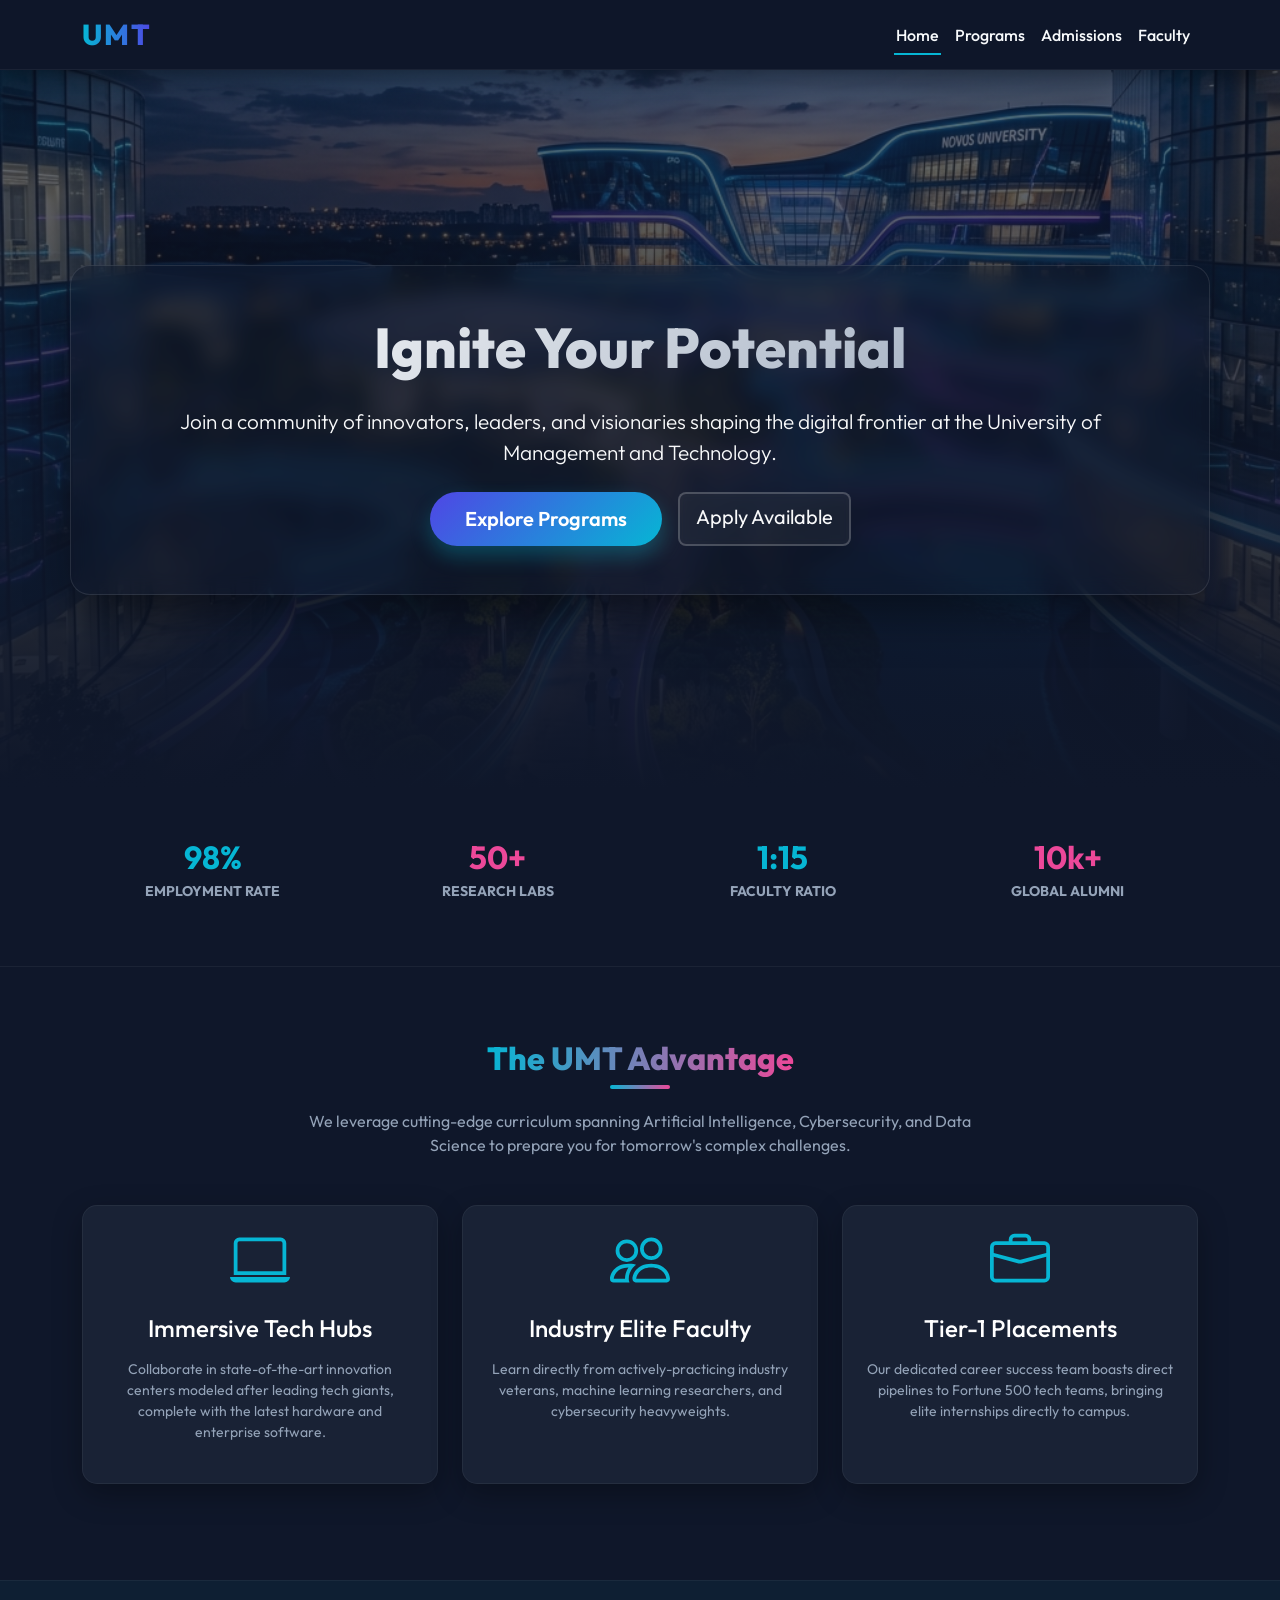
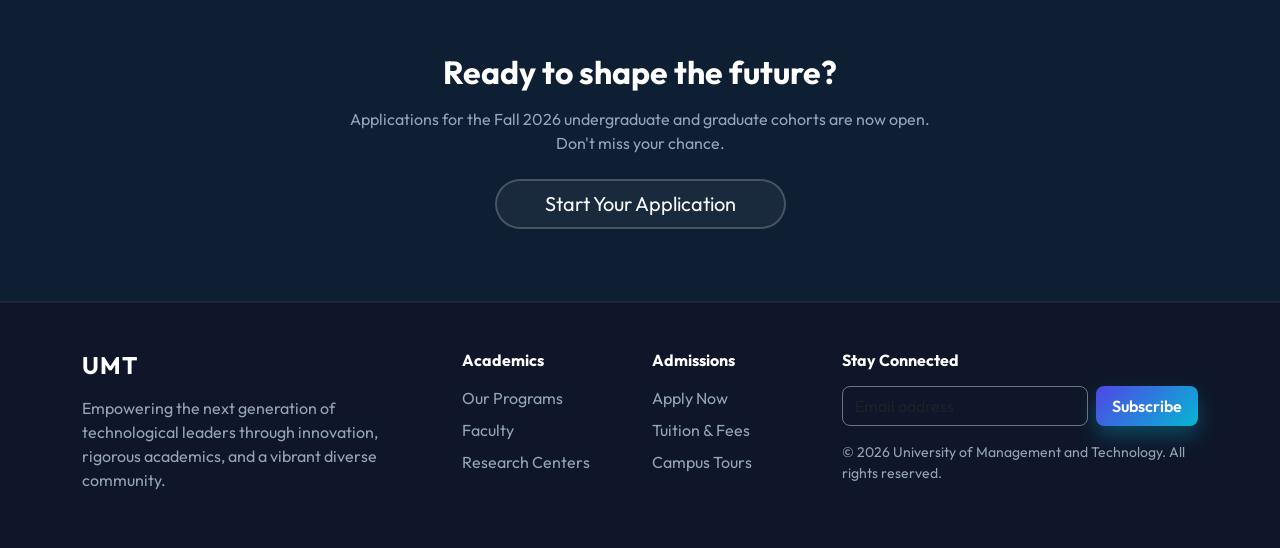
<file: Project/index.html>
<!DOCTYPE html>
<html lang="en">
<head>
    <meta charset="UTF-8">
    <meta name="viewport" content="width=device-width, initial-scale=1.0">
    <title>Home | University of Management and Technology</title>
    <link href="https://cdn.jsdelivr.net/npm/bootstrap@5.3.0/dist/css/bootstrap.min.css" rel="stylesheet">
    <link rel="stylesheet" href="style.css">
</head>
<body>
    <nav class="navbar navbar-expand-lg sticky-top">
        <div class="container">
            <a class="navbar-brand" href="index.html">UMT</a>
            <button class="navbar-toggler" type="button" data-bs-toggle="collapse" data-bs-target="#navbarNav">
                <span class="navbar-toggler-icon"></span>
            </button>
            <div class="collapse navbar-collapse" id="navbarNav">
                <ul class="navbar-nav ms-auto">
                    <li class="nav-item"><a class="nav-link active" href="index.html">Home</a></li>
                    <li class="nav-item"><a class="nav-link" href="programs.html">Programs</a></li>
                    <li class="nav-item"><a class="nav-link" href="admissions.html">Admissions</a></li>
                    <li class="nav-item"><a class="nav-link" href="faculty.html">Faculty</a></li>
                </ul>
            </div>
        </div>
    </nav>

    <header class="hero-section">
        <div class="hero-overlay"></div>
        <div class="hero-content container text-center">
            <h1>Ignite Your Potential</h1>
            <p class="lead text-light mb-4">Join a community of innovators, leaders, and visionaries shaping the digital frontier at the University of Management and Technology.</p>
            <div class="d-flex justify-content-center gap-3">
                <a href="programs.html" class="btn btn-primary-custom btn-lg">Explore Programs</a>
                <a href="admissions.html" class="btn btn-outline-light btn-lg">Apply Available</a>
            </div>
        </div>
    </header>

    <main>
        <!-- Fast Facts -->
        <section class="py-5 border-bottom" style="border-color: rgba(255,255,255,0.05) !important;">
            <div class="container">
                <div class="row text-center g-4">
                    <div class="col-md-3 col-6">
                        <h2 class="fw-bold mb-1" style="color: var(--secondary-color);">98%</h2>
                        <p class="text-muted small text-uppercase fw-bold">Employment Rate</p>
                    </div>
                    <div class="col-md-3 col-6">
                        <h2 class="fw-bold mb-1" style="color: var(--accent-color);">50+</h2>
                        <p class="text-muted small text-uppercase fw-bold">Research Labs</p>
                    </div>
                    <div class="col-md-3 col-6">
                        <h2 class="fw-bold mb-1" style="color: var(--secondary-color);">1:15</h2>
                        <p class="text-muted small text-uppercase fw-bold">Faculty Ratio</p>
                    </div>
                    <div class="col-md-3 col-6">
                        <h2 class="fw-bold mb-1" style="color: var(--accent-color);">10k+</h2>
                        <p class="text-muted small text-uppercase fw-bold">Global Alumni</p>
                    </div>
                </div>
            </div>
        </section>

        <!-- Why Choose Us -->
        <section class="container py-5 mt-4">
            <div class="text-center mb-5">
                <h2 class="section-title">The UMT Advantage</h2>
                <p class="text-muted mx-auto" style="max-width: 700px;">We leverage cutting-edge curriculum spanning Artificial Intelligence, Cybersecurity, and Data Science to prepare you for tomorrow's complex challenges.</p>
            </div>
            
            <div class="row g-4">
                <div class="col-lg-4">
                    <div class="card p-4 text-center h-100">
                        <div class="mb-4">
                            <svg xmlns="http://www.w3.org/2000/svg" width="60" height="60" class="bi bi-laptop" viewBox="0 0 16 16">
                                <path d="M13.5 3a.5.5 0 0 1 .5.5V11H2V3.5a.5.5 0 0 1 .5-.5h11zm-11-1A1.5 1.5 0 0 0 1 3.5V12h14V3.5A1.5 1.5 0 0 0 13.5 2h-11zM0 12.5h16a1.5 1.5 0 0 1-1.5 1.5h-13A1.5 1.5 0 0 1 0 12.5z"/>
                            </svg>
                        </div>
                        <h4 class="mb-3">Immersive Tech Hubs</h4>
                        <p class="text-muted small">Collaborate in state-of-the-art innovation centers modeled after leading tech giants, complete with the latest hardware and enterprise software.</p>
                    </div>
                </div>
                <div class="col-lg-4">
                    <div class="card p-4 text-center h-100 border-primary">
                        <div class="mb-4">
                            <svg xmlns="http://www.w3.org/2000/svg" width="60" height="60" class="bi bi-people" viewBox="0 0 16 16">
                                <path d="M15 14s1 0 1-1-1-4-5-4-5 3-5 4 1 1 1 1h8Zm-7.978-1L7 12.996c.001-.264.167-1.03.76-1.72C8.312 10.629 9.282 10 11 10c1.717 0 2.687.63 3.24 1.276.593.69.758 1.457.76 1.72l-.008.002-.014.002zM11 7a2 2 0 1 0 0-4 2 2 0 0 0 0 4Zm3-2a3 3 0 1 1-6 0 3 3 0 0 1 6 0ZM6.936 9.28a6 6 0 0 0-1.23-.247A7 7 0 0 0 5 9c-4 0-5 3-5 4q0 1 1 1h4.216A2.24 2.24 0 0 1 5 13c0-1.01.377-2.042 1.09-2.904.243-.294.526-.569.846-.816ZM4.92 10A5.5 5.5 0 0 0 4 13H1c0-.26.164-1.03.76-1.724.545-.636 1.492-1.256 3.16-1.275ZM1.5 5.5a3 3 0 1 1 6 0 3 3 0 0 1-6 0Zm3-2a2 2 0 1 0 0 4 2 2 0 0 0 0-4Z"/>
                            </svg>
                        </div>
                        <h4 class="mb-3">Industry Elite Faculty</h4>
                        <p class="text-muted small">Learn directly from actively-practicing industry veterans, machine learning researchers, and cybersecurity heavyweights.</p>
                    </div>
                </div>
                <div class="col-lg-4">
                    <div class="card p-4 text-center h-100">
                        <div class="mb-4">
                            <svg xmlns="http://www.w3.org/2000/svg" width="60" height="60" class="bi bi-briefcase" viewBox="0 0 16 16">
                                <path d="M6.5 1A1.5 1.5 0 0 0 5 2.5V3H1.5A1.5 1.5 0 0 0 0 4.5v8A1.5 1.5 0 0 0 1.5 14h13a1.5 1.5 0 0 0 1.5-1.5v-8A1.5 1.5 0 0 0 14.5 3H11v-.5A1.5 1.5 0 0 0 9.5 1h-3zm0 1h3a.5.5 0 0 1 .5.5V3H6v-.5a.5.5 0 0 1 .5-.5zm1.886 6.914L15 7.151V12.5a.5.5 0 0 1-.5.5h-13a.5.5 0 0 1-.5-.5V7.15l6.614 1.764a1.5 1.5 0 0 0 .772 0zM1.5 4h13a.5.5 0 0 1 .5.5v1.616L8.129 7.948a.5.5 0 0 1-.258 0L1 6.116V4.5a.5.5 0 0 1 .5-.5z"/>
                            </svg>
                        </div>
                        <h4 class="mb-3">Tier-1 Placements</h4>
                        <p class="text-muted small">Our dedicated career success team boasts direct pipelines to Fortune 500 tech teams, bringing elite internships directly to campus.</p>
                    </div>
                </div>
            </div>
        </section>

        <!-- Call to Action Banner -->
        <section class="py-5 mt-5 border-top border-bottom" style="border-color: rgba(255,255,255,0.05) !important; background: rgba(6, 182, 212, 0.05);">
            <div class="container text-center py-4">
                <h2 class="fw-bold mb-3">Ready to shape the future?</h2>
                <p class="text-muted mb-4 mx-auto" style="max-width: 600px;">Applications for the Fall 2026 undergraduate and graduate cohorts are now open. Don't miss your chance.</p>
                <a href="admissions.html" class="btn btn-outline-light btn-lg rounded-pill px-5">Start Your Application</a>
            </div>
        </section>
    </main>

    <footer class="pt-5 pb-4 mt-auto">
        <div class="container">
            <div class="row g-4">
                <div class="col-lg-4 col-md-6 mb-3">
                    <h4 class="text-white fw-bold mb-3" style="letter-spacing: 1px;">UMT</h4>
                    <p class="text-muted pe-lg-4 text-sm">Empowering the next generation of technological leaders through innovation, rigorous academics, and a vibrant diverse community.</p>
                </div>
                <div class="col-lg-2 col-md-3 col-6">
                    <h6 class="text-white mb-3 fw-bold">Academics</h6>
                    <ul class="list-unstyled mb-0">
                        <li class="mb-2"><a href="programs.html" class="text-muted text-decoration-none slide-link">Our Programs</a></li>
                        <li class="mb-2"><a href="faculty.html" class="text-muted text-decoration-none slide-link">Faculty</a></li>
                        <li><a href="#" class="text-muted text-decoration-none slide-link">Research Centers</a></li>
                    </ul>
                </div>
                <div class="col-lg-2 col-md-3 col-6">
                    <h6 class="text-white mb-3 fw-bold">Admissions</h6>
                    <ul class="list-unstyled mb-0">
                        <li class="mb-2"><a href="admissions.html" class="text-muted text-decoration-none slide-link">Apply Now</a></li>
                        <li class="mb-2"><a href="admissions.html" class="text-muted text-decoration-none slide-link">Tuition & Fees</a></li>
                        <li><a href="#" class="text-muted text-decoration-none slide-link">Campus Tours</a></li>
                    </ul>
                </div>
                <div class="col-lg-4 col-md-6">
                    <h6 class="text-white mb-3 fw-bold">Stay Connected</h6>
                    <form class="d-flex mb-3">
                        <input type="email" class="form-control bg-transparent border-secondary text-white me-2" placeholder="Email address" style="border-radius: 8px;">
                        <button class="btn btn-primary-custom px-3 py-2" type="button" style="border-radius: 8px;">Subscribe</button>
                    </form>
                    <p class="small text-muted mb-0">&copy; 2026 University of Management and Technology. All rights reserved.</p>
                </div>
            </div>
        </div>
    </footer>

    <script src="https://cdn.jsdelivr.net/npm/bootstrap@5.3.0/dist/js/bootstrap.bundle.min.js"></script>
</body>
</html>
</file>
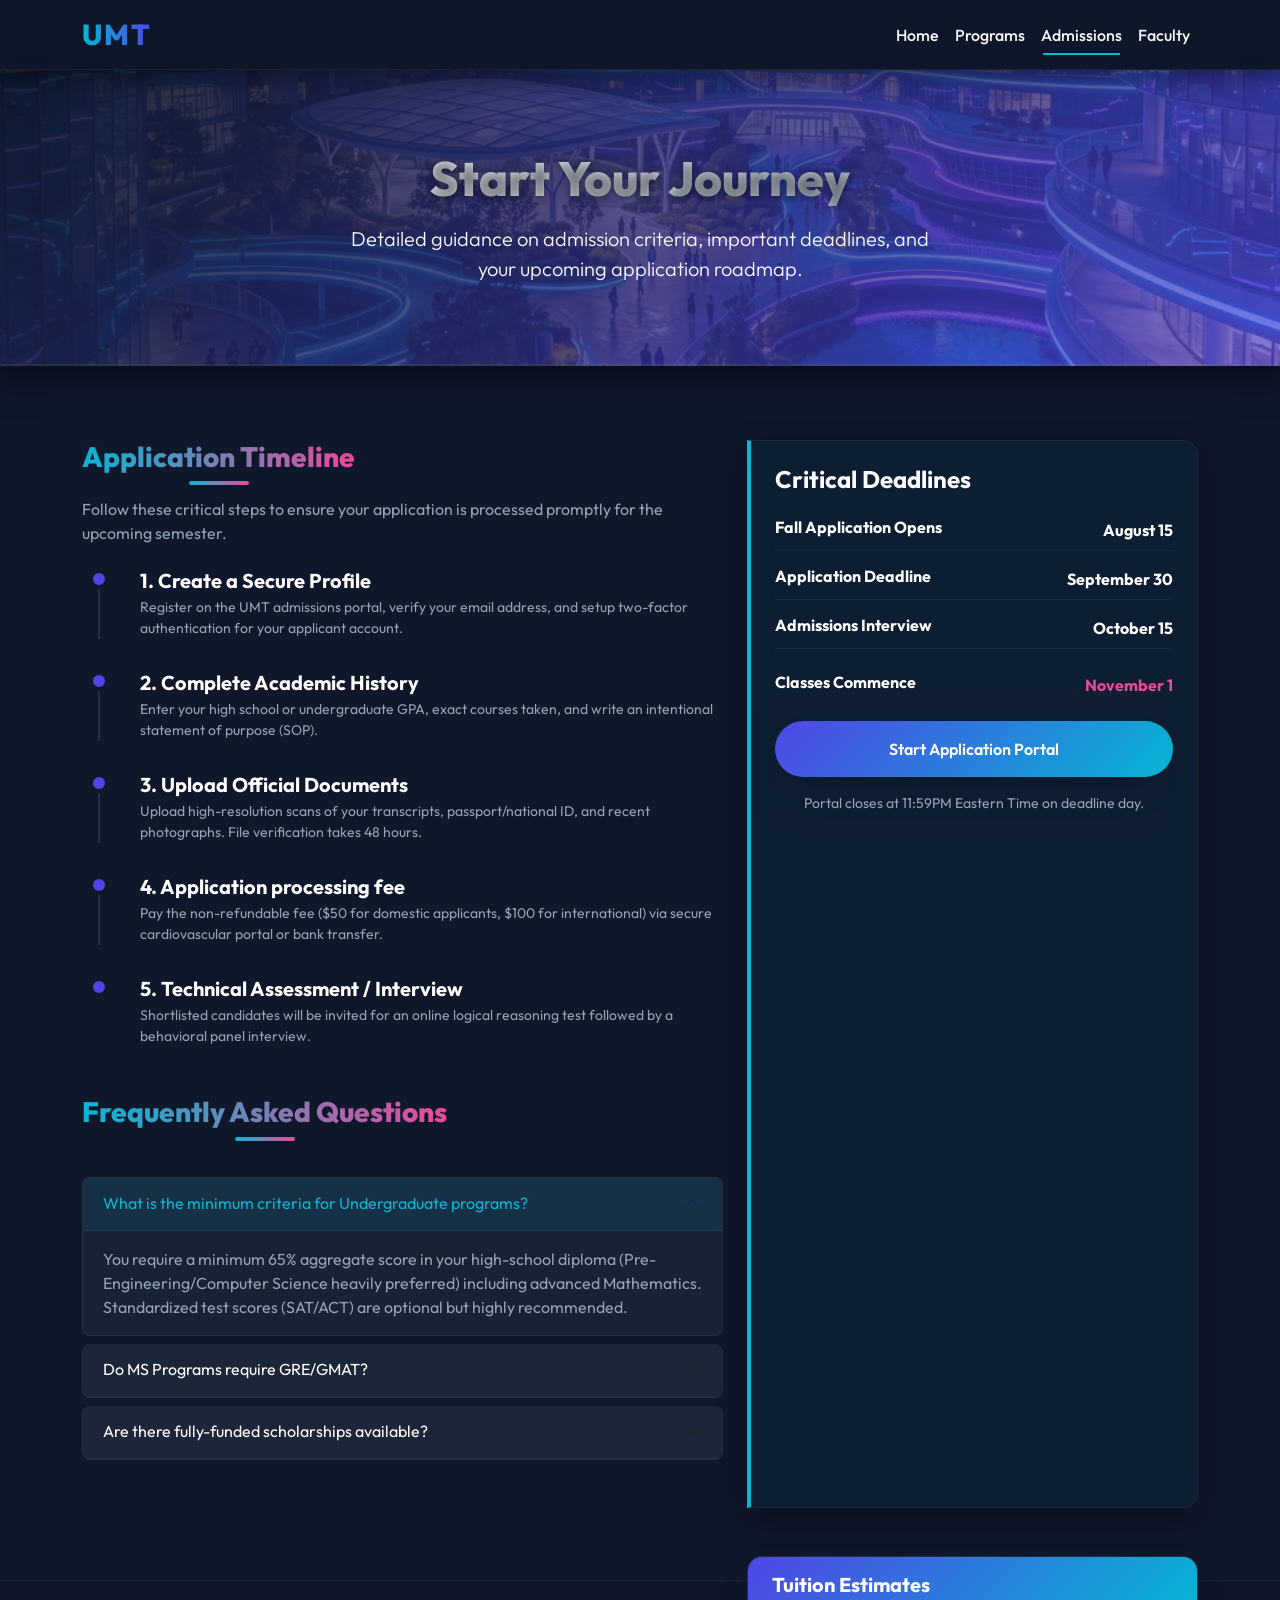
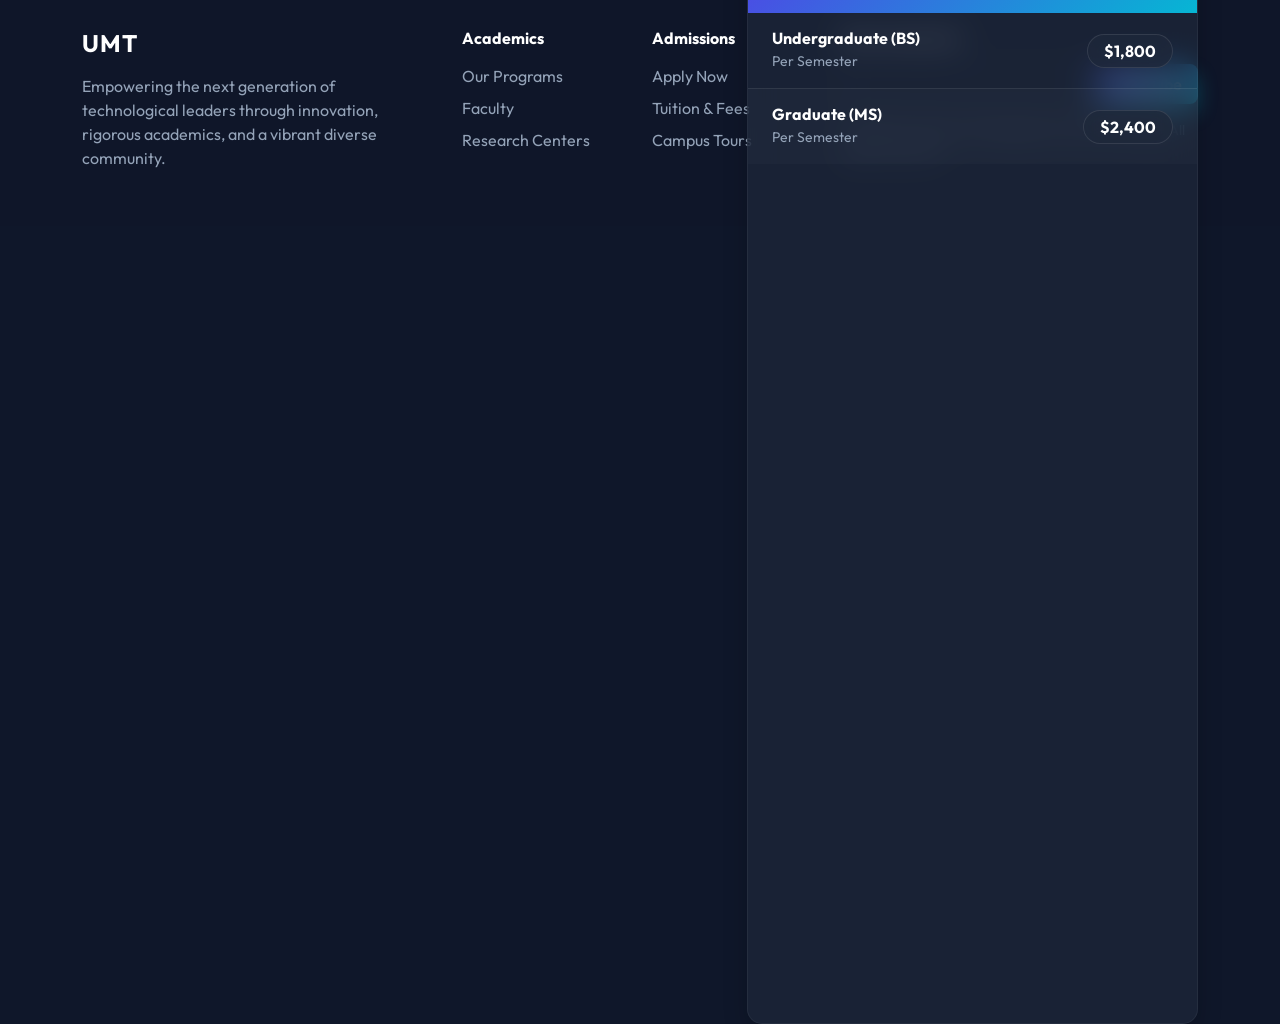
<file: Project/admissions.html>
<!DOCTYPE html>
<html lang="en">
<head>
    <meta charset="UTF-8">
    <meta name="viewport" content="width=device-width, initial-scale=1.0">
    <title>Admissions | University of Management and Technology</title>
    <link href="https://cdn.jsdelivr.net/npm/bootstrap@5.3.0/dist/css/bootstrap.min.css" rel="stylesheet">
    <link rel="stylesheet" href="style.css">
    <style>
        .timeline-step {
            position: relative;
            padding-left: 2.5rem;
            margin-bottom: 2rem;
            border-left: 2px solid rgba(255, 255, 255, 0.1);
        }
        .timeline-step::before {
            content: '';
            position: absolute;
            left: -11px;
            top: 0;
            width: 20px;
            height: 20px;
            background: var(--primary-color);
            border: 4px solid var(--bg-dark);
            border-radius: 50%;
            transition: all 0.3s ease;
        }
        .timeline-step:hover::before {
            background: var(--accent-color);
            transform: scale(1.2);
            box-shadow: 0 0 15px var(--accent-color);
        }
        .accordion-button {
            background-color: var(--bg-card);
            color: #fff;
            box-shadow: none !important;
            border-bottom: 1px solid rgba(255,255,255,0.05);
        }
        .accordion-button:not(.collapsed) {
            background-color: rgba(6, 182, 212, 0.1);
            color: var(--secondary-color);
        }
        .accordion-item {
            background-color: var(--bg-card);
            border: 1px solid rgba(255, 255, 255, 0.05);
            margin-bottom: 0.5rem;
            border-radius: 8px !important;
            overflow: hidden;
        }
        .accordion-body {
            color: var(--text-muted);
        }
    </style>
</head>
<body>
    <nav class="navbar navbar-expand-lg sticky-top">
        <div class="container">
            <a class="navbar-brand" href="index.html">UMT</a>
            <button class="navbar-toggler" type="button" data-bs-toggle="collapse" data-bs-target="#navbarNav">
                <span class="navbar-toggler-icon"></span>
            </button>
            <div class="collapse navbar-collapse" id="navbarNav">
                <ul class="navbar-nav ms-auto">
                    <li class="nav-item"><a class="nav-link" href="index.html">Home</a></li>
                    <li class="nav-item"><a class="nav-link" href="programs.html">Programs</a></li>
                    <li class="nav-item"><a class="nav-link active" href="admissions.html">Admissions</a></li>
                    <li class="nav-item"><a class="nav-link" href="faculty.html">Faculty</a></li>
                </ul>
            </div>
        </div>
    </nav>

    <div class="detail-header">
        <div class="container">
            <h1>Start Your Journey</h1>
            <p class="lead text-light mt-3" style="max-width: 600px; margin: auto;">Detailed guidance on admission criteria, important deadlines, and your upcoming application roadmap.</p>
        </div>
    </div>

    <main class="container py-4 mb-5">
        <div class="row">
            <div class="col-lg-7">
                
                <section class="mb-5">
                    <h3 class="section-title">Application Timeline</h3>
                    <p class="text-muted mb-4">Follow these critical steps to ensure your application is processed promptly for the upcoming semester.</p>
                    
                    <div class="ms-3 mt-4">
                        <div class="timeline-step">
                            <h5 class="text-white fw-bold mb-1">1. Create a Secure Profile</h5>
                            <p class="text-muted small">Register on the UMT admissions portal, verify your email address, and setup two-factor authentication for your applicant account.</p>
                        </div>
                        <div class="timeline-step">
                            <h5 class="text-white fw-bold mb-1">2. Complete Academic History</h5>
                            <p class="text-muted small">Enter your high school or undergraduate GPA, exact courses taken, and write an intentional statement of purpose (SOP).</p>
                        </div>
                        <div class="timeline-step">
                            <h5 class="text-white fw-bold mb-1">3. Upload Official Documents</h5>
                            <p class="text-muted small">Upload high-resolution scans of your transcripts, passport/national ID, and recent photographs. File verification takes 48 hours.</p>
                        </div>
                        <div class="timeline-step">
                            <h5 class="text-white fw-bold mb-1">4. Application processing fee</h5>
                            <p class="text-muted small">Pay the non-refundable fee ($50 for domestic applicants, $100 for international) via secure cardiovascular portal or bank transfer.</p>
                        </div>
                        <div class="timeline-step" style="border-left-color: transparent;">
                            <h5 class="text-white fw-bold mb-1">5. Technical Assessment / Interview</h5>
                            <p class="text-muted small">Shortlisted candidates will be invited for an online logical reasoning test followed by a behavioral panel interview.</p>
                        </div>
                    </div>
                </section>

                <section class="mb-5">
                    <h3 class="section-title">Frequently Asked Questions</h3>
                    <div class="accordion mt-4" id="faqAccordion">
                        <div class="accordion-item">
                            <h2 class="accordion-header">
                                <button class="accordion-button" type="button" data-bs-toggle="collapse" data-bs-target="#faq1">
                                    What is the minimum criteria for Undergraduate programs?
                                </button>
                            </h2>
                            <div id="faq1" class="accordion-collapse collapse show" data-bs-parent="#faqAccordion">
                                <div class="accordion-body">
                                    You require a minimum 65% aggregate score in your high-school diploma (Pre-Engineering/Computer Science heavily preferred) including advanced Mathematics. Standardized test scores (SAT/ACT) are optional but highly recommended.
                                </div>
                            </div>
                        </div>
                        <div class="accordion-item">
                            <h2 class="accordion-header">
                                <button class="accordion-button collapsed" type="button" data-bs-toggle="collapse" data-bs-target="#faq2">
                                    Do MS Programs require GRE/GMAT?
                                </button>
                            </h2>
                            <div id="faq2" class="accordion-collapse collapse" data-bs-parent="#faqAccordion">
                                <div class="accordion-body">
                                    A GRE is required for all MS applicants applying for teaching or research assistantships unless your undergraduate CGPA exceeds 3.5 out of 4.0.
                                </div>
                            </div>
                        </div>
                        <div class="accordion-item">
                            <h2 class="accordion-header">
                                <button class="accordion-button collapsed" type="button" data-bs-toggle="collapse" data-bs-target="#faq3">
                                    Are there fully-funded scholarships available?
                                </button>
                            </h2>
                            <div id="faq3" class="accordion-collapse collapse" data-bs-parent="#faqAccordion">
                                <div class="accordion-body">
                                    Yes. Top 5% of admitted applicants are automatically considered for the Dean's Merit Scholarship which covers 100% of the tuition fee. We also offer need-based financial aid.
                                </div>
                            </div>
                        </div>
                    </div>
                </section>

            </div>

            <!-- Sidebar -->
            <div class="col-lg-5">
                <section class="mb-5 card p-4 border-0" style="background: rgba(6, 182, 212, 0.05); border-left: 4px solid var(--secondary-color) !important; border-radius: 0 15px 15px 0;">
                    <h4 class="mb-4 text-white fw-bold">Critical Deadlines</h4>
                    
                    <div class="d-flex justify-content-between mb-3 border-bottom pb-2" style="border-color: rgba(255,255,255,0.05) !important;">
                        <div>
                            <h6 class="fw-bold mb-0 text-white">Fall Application Opens</h6>
                        </div>
                        <div class="text-end text-primary fw-bold">August 15</div>
                    </div>
                    
                    <div class="d-flex justify-content-between mb-3 border-bottom pb-2" style="border-color: rgba(255,255,255,0.05) !important;">
                        <div>
                            <h6 class="fw-bold mb-0 text-white">Application Deadline</h6>
                        </div>
                        <div class="text-end text-primary fw-bold">September 30</div>
                    </div>
                    
                    <div class="d-flex justify-content-between mb-3 border-bottom pb-2" style="border-color: rgba(255,255,255,0.05) !important;">
                        <div>
                            <h6 class="fw-bold mb-0 text-white">Admissions Interview</h6>
                        </div>
                        <div class="text-end text-primary fw-bold">October 15</div>
                    </div>
                    
                    <div class="d-flex justify-content-between pt-2">
                        <div>
                            <h6 class="fw-bold mb-0 text-white">Classes Commence</h6>
                        </div>
                        <div class="text-end text-accent fw-bold" style="color: var(--accent-color);">November 1</div>
                    </div>
                    
                    <button class="btn btn-primary-custom w-100 mt-4 py-3 shadow-lg">Start Application Portal</button>
                    <p class="text-center small text-muted mt-3 mb-0">Portal closes at 11:59PM Eastern Time on deadline day.</p>
                </section>

                <section class="card p-0 border-0 overflow-hidden shadow-sm">
                    <div class="card-header bg-primary text-start border-0 px-4 py-3">
                        <h5 class="mb-0 fw-bold">Tuition Estimates</h5>
                    </div>
                    <div class="card-body p-0">
                        <ul class="list-group list-group-flush rounded-0">
                            <li class="list-group-item d-flex justify-content-between align-items-center bg-transparent border-white-10 py-3 px-4">
                                <div>
                                    <h6 class="fw-bold text-white mb-0">Undergraduate (BS)</h6>
                                    <small class="text-muted">Per Semester</small>
                                </div>
                                <span class="badge bg-light text-dark px-3 py-2 fs-6 rounded-pill">$1,800</span>
                            </li>
                            <li class="list-group-item d-flex justify-content-between align-items-center bg-transparent border-0 py-3 px-4" style="background: rgba(255,255,255,0.02) !important;">
                                <div>
                                    <h6 class="fw-bold text-white mb-0">Graduate (MS)</h6>
                                    <small class="text-muted">Per Semester</small>
                                </div>
                                <span class="badge bg-light text-dark px-3 py-2 fs-6 rounded-pill">$2,400</span>
                            </li>
                        </ul>
                    </div>
                </section>
            </div>
        </div>
    </main>

    <footer class="pt-5 pb-4 mt-auto">
        <div class="container">
            <div class="row g-4">
                <div class="col-lg-4 col-md-6 mb-3">
                    <h4 class="text-white fw-bold mb-3" style="letter-spacing: 1px;">UMT</h4>
                    <p class="text-muted pe-lg-4 text-sm">Empowering the next generation of technological leaders through innovation, rigorous academics, and a vibrant diverse community.</p>
                </div>
                <div class="col-lg-2 col-md-3 col-6">
                    <h6 class="text-white mb-3 fw-bold">Academics</h6>
                    <ul class="list-unstyled mb-0">
                        <li class="mb-2"><a href="programs.html" class="text-muted text-decoration-none slide-link">Our Programs</a></li>
                        <li class="mb-2"><a href="faculty.html" class="text-muted text-decoration-none slide-link">Faculty</a></li>
                        <li><a href="#" class="text-muted text-decoration-none slide-link">Research Centers</a></li>
                    </ul>
                </div>
                <div class="col-lg-2 col-md-3 col-6">
                    <h6 class="text-white mb-3 fw-bold">Admissions</h6>
                    <ul class="list-unstyled mb-0">
                        <li class="mb-2"><a href="admissions.html" class="text-muted text-decoration-none slide-link">Apply Now</a></li>
                        <li class="mb-2"><a href="admissions.html" class="text-muted text-decoration-none slide-link">Tuition & Fees</a></li>
                        <li><a href="#" class="text-muted text-decoration-none slide-link">Campus Tours</a></li>
                    </ul>
                </div>
                <div class="col-lg-4 col-md-6">
                    <h6 class="text-white mb-3 fw-bold">Stay Connected</h6>
                    <form class="d-flex mb-3">
                        <input type="email" class="form-control bg-transparent border-secondary text-white me-2" placeholder="Email address" style="border-radius: 8px;">
                        <button class="btn btn-primary-custom px-3 py-2" type="button" style="border-radius: 8px;">Subscribe</button>
                    </form>
                    <p class="small text-muted mb-0">&copy; 2026 University of Management and Technology. All rights reserved.</p>
                </div>
            </div>
        </div>
    </footer>

    <script src="https://cdn.jsdelivr.net/npm/bootstrap@5.3.0/dist/js/bootstrap.bundle.min.js"></script>
</body>
</html>
</file>
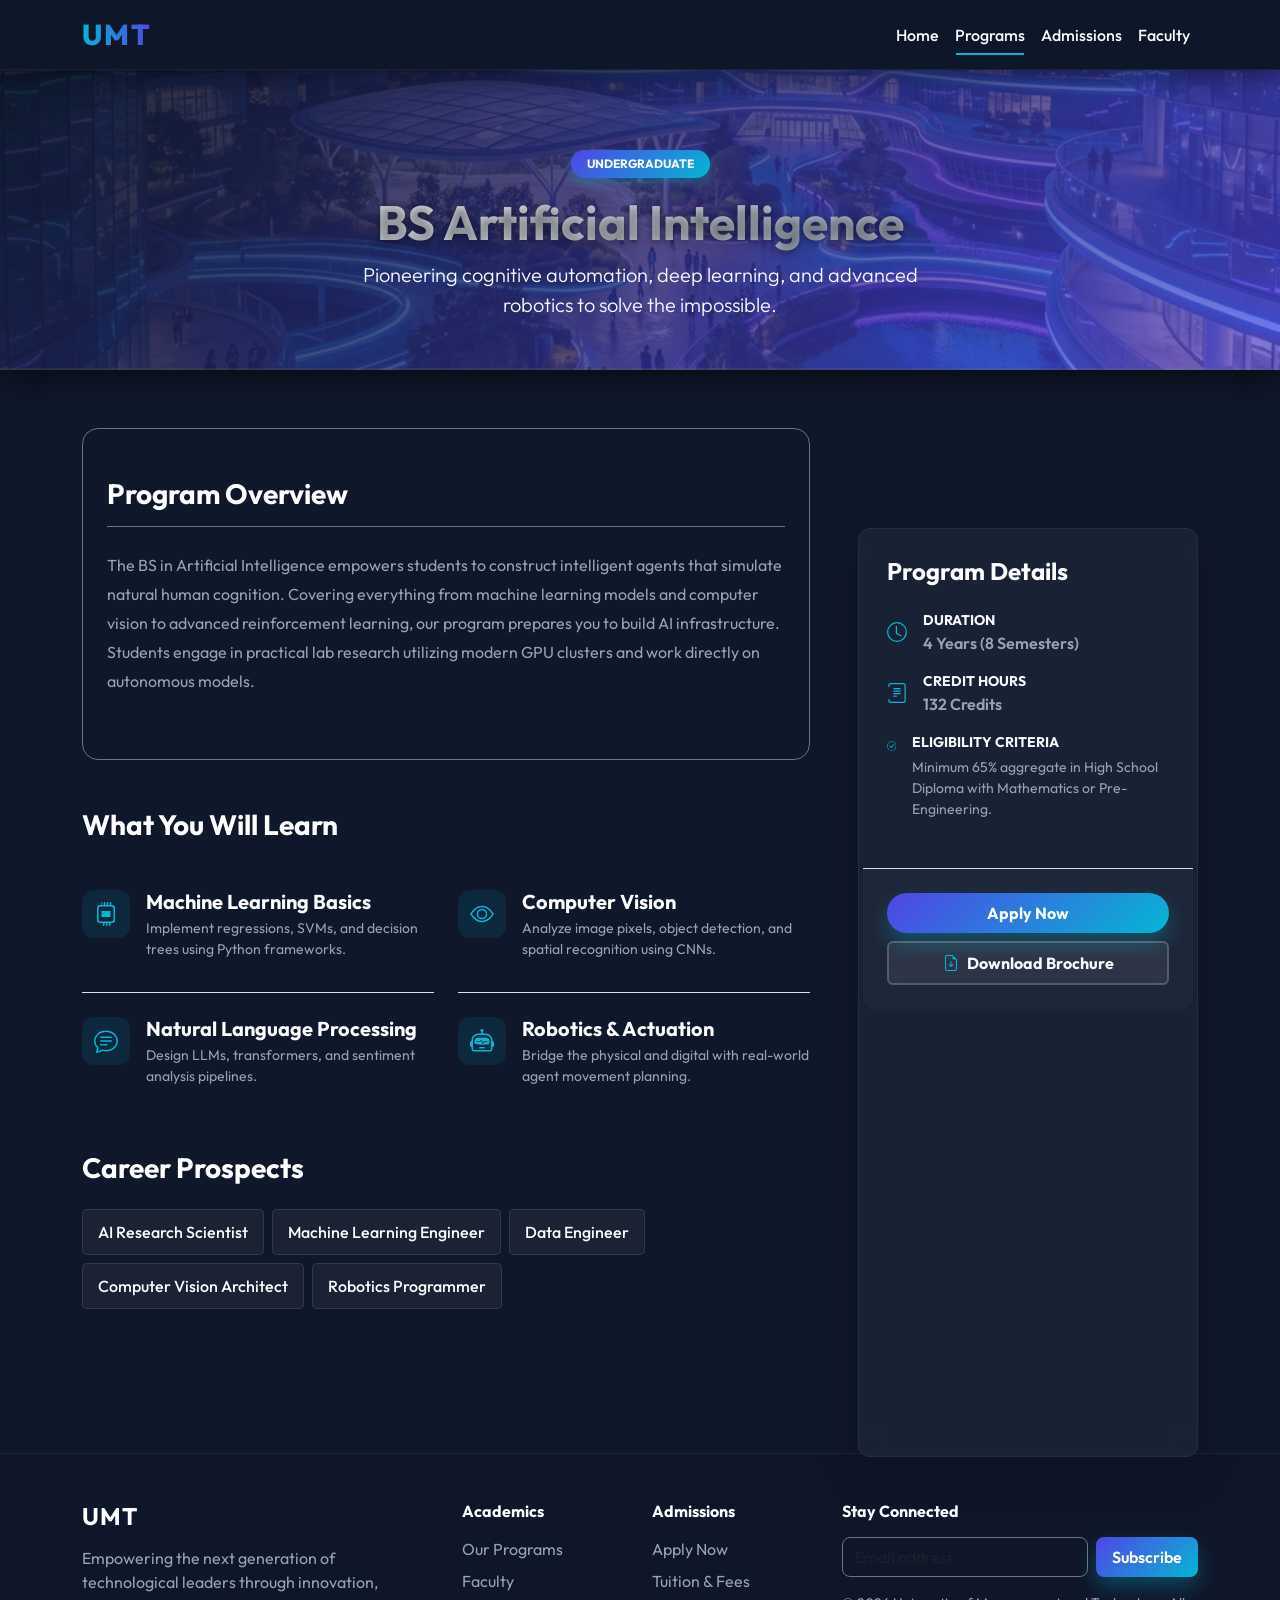
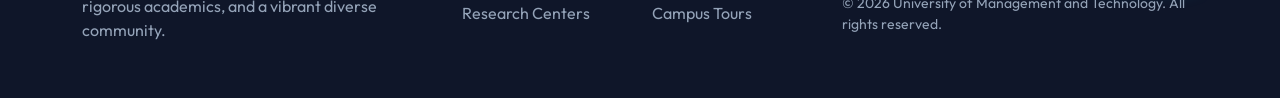
<file: Project/bs-ai.html>
<!DOCTYPE html>
<html lang="en">
<head>
    <meta charset="UTF-8">
    <meta name="viewport" content="width=device-width, initial-scale=1.0">
    <title>BS Artificial Intelligence | UMT</title>
    <link href="https://cdn.jsdelivr.net/npm/bootstrap@5.3.0/dist/css/bootstrap.min.css" rel="stylesheet">
    <link rel="stylesheet" href="style.css">
    <style>
        .feature-icon-box {
            display: inline-flex;
            align-items: center;
            justify-content: center;
            width: 3rem;
            height: 3rem;
            border-radius: 0.75rem;
            background-color: rgba(6, 182, 212, 0.1);
            color: var(--secondary-color);
            margin-bottom: 1rem;
        }
        .career-badge {
            background: rgba(255,255,255,0.05);
            border: 1px solid rgba(255,255,255,0.1);
            color: var(--text-main);
            padding: 10px 15px;
            border-radius: 5px;
            font-weight: 500;
        }
    </style>
</head>
<body>
    <nav class="navbar navbar-expand-lg sticky-top">
        <div class="container">
            <a class="navbar-brand" href="index.html">UMT</a>
            <button class="navbar-toggler" type="button" data-bs-toggle="collapse" data-bs-target="#navbarNav">
                <span class="navbar-toggler-icon"></span>
            </button>
            <div class="collapse navbar-collapse" id="navbarNav">
                <ul class="navbar-nav ms-auto">
                    <li class="nav-item"><a class="nav-link" href="index.html">Home</a></li>
                    <li class="nav-item"><a class="nav-link active" href="programs.html">Programs</a></li>
                    <li class="nav-item"><a class="nav-link" href="admissions.html">Admissions</a></li>
                    <li class="nav-item"><a class="nav-link" href="faculty.html">Faculty</a></li>
                </ul>
            </div>
        </div>
    </nav>

    <div class="detail-header text-center pb-5">
        <div class="container">
            <span class="badge bg-primary px-3 py-2 mb-3 rounded-pill text-uppercase tracking-wider">Undergraduate</span>
            <h1 class="display-4 fw-bold">BS Artificial Intelligence</h1>
            <p class="lead text-light mt-2" style="max-width: 600px; margin: auto;">Pioneering cognitive automation, deep learning, and advanced robotics to solve the impossible.</p>
        </div>
    </div>

    <main class="container py-5 mb-5" style="margin-top: -40px;">
        <div class="row g-5">
            <div class="col-lg-8">
                
                <section class="mb-5 bg-card px-4 py-5 rounded-4 border border-secondary" style="border-opacity: 0.1;">
                    <h3 class="fw-bold mb-4 text-white border-bottom pb-3 border-secondary" style="border-opacity: 0.2;">Program Overview</h3>
                    <p class="text-muted" style="line-height: 1.8;">The BS in Artificial Intelligence empowers students to construct intelligent agents that simulate natural human cognition. Covering everything from machine learning models and computer vision to advanced reinforcement learning, our program prepares you to build AI infrastructure. Students engage in practical lab research utilizing modern GPU clusters and work directly on autonomous models.</p>
                </section>
                
                <section class="mb-5">
                    <h3 class="fw-bold mb-4 text-white">What You Will Learn</h3>
                    <div class="row g-4 mt-2">
                        <div class="col-md-6">
                            <div class="d-flex border-bottom pb-3 border-white-10">
                                <div class="feature-icon-box flex-shrink-0 me-3">
                                    <svg width="24" height="24" fill="currentColor" class="bi bi-cpu" viewBox="0 0 16 16"><path d="M5 0a.5.5 0 0 1 .5.5V2h1V.5a.5.5 0 0 1 1 0V2h1V.5a.5.5 0 0 1 1 0V2h1V.5a.5.5 0 0 1 1 0V2A2 2 0 0 1 14 4v8a2 2 0 0 1-2 2h-1v1.5a.5.5 0 0 1-1 0V14h-1v1.5a.5.5 0 0 1-1 0V14h-1v1.5a.5.5 0 0 1-1 0V14H4a2 2 0 0 1-2-2V4a2 2 0 0 1 2-2h1V.5A.5.5 0 0 1 5 0zm-.5 3A1.5 1.5 0 0 0 3 4.5v7A1.5 1.5 0 0 0 4.5 13h7a1.5 1.5 0 0 0 1.5-1.5v-7A1.5 1.5 0 0 0 11.5 3h-7zM5 6v4h6V6H5z"/></svg>
                                </div>
                                <div>
                                    <h5 class="text-white fw-bold mb-1">Machine Learning Basics</h5>
                                    <p class="text-muted small">Implement regressions, SVMs, and decision trees using Python frameworks.</p>
                                </div>
                            </div>
                        </div>
                        <div class="col-md-6">
                            <div class="d-flex border-bottom pb-3 border-white-10">
                                <div class="feature-icon-box flex-shrink-0 me-3">
                                    <svg width="24" height="24" fill="currentColor" class="bi bi-eye" viewBox="0 0 16 16"><path d="M16 8s-3-5.5-8-5.5S0 8 0 8s3 5.5 8 5.5S16 8 16 8zM1.173 8a13.133 13.133 0 0 1 1.66-2.043C4.12 4.668 5.88 3.5 8 3.5c2.12 0 3.879 1.168 5.168 2.457A13.133 13.133 0 0 1 14.828 8c-.058.087-.122.183-.195.288-.335.48-.83 1.12-1.465 1.755C11.879 11.332 10.119 12.5 8 12.5c-2.12 0-3.879-1.168-5.168-2.457A13.134 13.134 0 0 1 1.172 8z"/><path d="M8 5.5a2.5 2.5 0 1 0 0 5 2.5 2.5 0 0 0 0-5zM4.5 8a3.5 3.5 0 1 1 7 0 3.5 3.5 0 0 1-7 0z"/></svg>
                                </div>
                                <div>
                                    <h5 class="text-white fw-bold mb-1">Computer Vision</h5>
                                    <p class="text-muted small">Analyze image pixels, object detection, and spatial recognition using CNNs.</p>
                                </div>
                            </div>
                        </div>
                        <div class="col-md-6">
                            <div class="d-flex">
                                <div class="feature-icon-box flex-shrink-0 me-3">
                                    <svg width="24" height="24" fill="currentColor" class="bi bi-chat-text" viewBox="0 0 16 16"><path d="M2.678 11.894a1 1 0 0 1 .287.801 10.97 10.97 0 0 1-.398 2c1.395-.323 2.247-.697 2.634-.893a1 1 0 0 1 .71-.074A8.06 8.06 0 0 0 8 14c3.996 0 7-2.807 7-6 0-3.192-3.004-6-7-6S1 4.808 1 8c0 1.468.617 2.83 1.678 3.894zm-.493 3.905a21.682 21.682 0 0 1-.713.129c-.2.032-.352-.176-.273-.362a9.68 9.68 0 0 0 .244-.637l.003-.01c.248-.72.45-1.548.524-2.319C.743 11.37 0 9.76 0 8c0-3.866 3.582-7 8-7s8 3.134 8 7-3.582 7-8 7a9.06 9.06 0 0 1-2.347-.306c-.52.263-1.639.742-3.468 1.105z"/><path d="M4 5.5a.5.5 0 0 1 .5-.5h7a.5.5 0 0 1 0 1h-7a.5.5 0 0 1-.5-.5zM4 8a.5.5 0 0 1 .5-.5h7a.5.5 0 0 1 0 1h-7A.5.5 0 0 1 4 8zm0 2.5a.5.5 0 0 1 .5-.5h4a.5.5 0 0 1 0 1h-4a.5.5 0 0 1-.5-.5z"/></svg>
                                </div>
                                <div>
                                    <h5 class="text-white fw-bold mb-1">Natural Language Processing</h5>
                                    <p class="text-muted small">Design LLMs, transformers, and sentiment analysis pipelines.</p>
                                </div>
                            </div>
                        </div>
                        <div class="col-md-6">
                            <div class="d-flex">
                                <div class="feature-icon-box flex-shrink-0 me-3">
                                    <svg width="24" height="24" fill="currentColor" class="bi bi-robot" viewBox="0 0 16 16"><path d="M6 12.5a.5.5 0 0 1 .5-.5h3a.5.5 0 0 1 0 1h-3a.5.5 0 0 1-.5-.5ZM3 8.062C3 6.76 4.235 5.765 5.53 5.889a28.02 28.02 0 0 1 4.94 0C11.765 5.765 13 6.76 13 8.062v1.157a.933.933 0 0 1-.765.935c-.845.147-2.34.346-4.235.346-1.895 0-3.39-.2-4.235-.346A.933.933 0 0 1 3 9.219V8.062Zm4.542-.827a.25.25 0 0 0-.217.068l-.92.9a24.767 24.767 0 0 1-1.871-.183.25.25 0 0 0-.068.495c.55.076 1.232.149 2.02.193a.25.25 0 0 0 .189-.071l.754-.736.847 1.71a.25.25 0 0 0 .404.062l.932-.97a25.286 25.286 0 0 0 1.922-.188.25.25 0 0 0-.068-.495c-.538.074-1.207.145-1.98.189a.25.25 0 0 0-.166.076l-.754.785-.842-1.7a.25.25 0 0 0-.182-.135Z"/><path d="M8.5 1.866a1 1 0 1 0-1 0V3h-2A4.5 4.5 0 0 0 1 7.5V8a1 1 0 0 0-1 1v2a1 1 0 0 0 1 1v1a2 2 0 0 0 2 2h10a2 2 0 0 0 2-2v-1a1 1 0 0 0 1-1V9a1 1 0 0 0-1-1v-.5A4.5 4.5 0 0 0 10.5 3h-2V1.866ZM14 7.5V13a1 1 0 0 1-1 1H3a1 1 0 0 1-1-1V7.5A3.5 3.5 0 0 1 5.5 4h5A3.5 3.5 0 0 1 14 7.5Z"/></svg>
                                </div>
                                <div>
                                    <h5 class="text-white fw-bold mb-1">Robotics & Actuation</h5>
                                    <p class="text-muted small">Bridge the physical and digital with real-world agent movement planning.</p>
                                </div>
                            </div>
                        </div>
                    </div>
                </section>

                <section class="mb-5 mt-5">
                    <h3 class="fw-bold mb-4 text-white">Career Prospects</h3>
                    <div class="d-flex flex-wrap gap-2">
                        <div class="career-badge">AI Research Scientist</div>
                        <div class="career-badge">Machine Learning Engineer</div>
                        <div class="career-badge">Data Engineer</div>
                        <div class="career-badge">Computer Vision Architect</div>
                        <div class="career-badge">Robotics Programmer</div>
                    </div>
                </section>
                
            </div>

            <div class="col-lg-4">
                <div class="card bg-card border border-white-10 p-1 sticky-top shadow-lg" style="top: 100px; border-radius: 12px;">
                    <div class="p-4">
                        <h4 class="fw-bold mb-4 text-white">Program Details</h4>
                        
                        <div class="d-flex align-items-center mb-3 text-muted">
                            <svg width="20" height="20" fill="var(--secondary-color)" class="bi bi-clock me-3" viewBox="0 0 16 16"><path d="M8 3.5a.5.5 0 0 0-1 0V9a.5.5 0 0 0 .252.434l3.5 2a.5.5 0 0 0 .496-.868L8 8.71V3.5z"/><path d="M8 16A8 8 0 1 0 8 0a8 8 0 0 0 0 16zm7-8A7 7 0 1 1 1 8a7 7 0 0 1 14 0z"/></svg>
                            <div>
                                <p class="mb-0 small text-uppercase fw-bold text-light">Duration</p>
                                <p class="mb-0 fw-semibold">4 Years (8 Semesters)</p>
                            </div>
                        </div>
                        
                        <div class="d-flex align-items-center mb-3 text-muted">
                            <svg width="20" height="20" fill="var(--secondary-color)" class="bi bi-journal-text me-3" viewBox="0 0 16 16"><path d="M5 10.5a.5.5 0 0 1 .5-.5h2a.5.5 0 0 1 0 1h-2a.5.5 0 0 1-.5-.5zm0-2a.5.5 0 0 1 .5-.5h5a.5.5 0 0 1 0 1h-5a.5.5 0 0 1-.5-.5zm0-2a.5.5 0 0 1 .5-.5h5a.5.5 0 0 1 0 1h-5a.5.5 0 0 1-.5-.5zm0-2a.5.5 0 0 1 .5-.5h5a.5.5 0 0 1 0 1h-5a.5.5 0 0 1-.5-.5z"/><path d="M3 0h10a2 2 0 0 1 2 2v12a2 2 0 0 1-2 2H3a2 2 0 0 1-2-2v-1h1v1a1 1 0 0 0 1 1h10a1 1 0 0 0 1-1V2a1 1 0 0 0-1-1H3a1 1 0 0 0-1 1v1H1V2a2 2 0 0 1 2-2z"/></svg>
                            <div>
                                <p class="mb-0 small text-uppercase fw-bold text-light">Credit Hours</p>
                                <p class="mb-0 fw-semibold">132 Credits</p>
                            </div>
                        </div>

                        <div class="d-flex align-items-start mb-4 text-muted">
                            <svg width="20" height="20" fill="var(--secondary-color)" class="bi bi-check-circle me-3 mt-1" viewBox="0 0 16 16"><path d="M8 15A7 7 0 1 1 8 1a7 7 0 0 1 0 14zm0 1A8 8 0 1 0 8 0a8 8 0 0 0 0 16z"/><path d="M10.97 4.97a.235.235 0 0 0-.02.022L7.477 9.417 5.384 7.323a.75.75 0 0 0-1.06 1.06L6.97 11.03a.75.75 0 0 0 1.079-.02l3.992-4.99a.75.75 0 0 0-1.071-1.05z"/></svg>
                            <div>
                                <p class="mb-0 small text-uppercase fw-bold text-light">Eligibility Criteria</p>
                                <p class="mb-0 small mt-1">Minimum 65% aggregate in High School Diploma with Mathematics or Pre-Engineering.</p>
                            </div>
                        </div>
                    </div>
                    
                    <div style="background: rgba(255,255,255,0.02); border-radius: 0 0 12px 12px;" class="p-4 border-top border-white-10">
                        <a href="admissions.html" class="btn btn-primary-custom w-100 fw-bold mb-2 py-2">Apply Now</a>
                        <button class="btn btn-outline-light w-100 fw-bold py-2"><svg xmlns="http://www.w3.org/2000/svg" width="16" height="16" fill="currentColor" class="bi bi-file-earmark-arrow-down me-2 mb-1" viewBox="0 0 16 16"><path d="M8.5 6.5a.5.5 0 0 0-1 0v3.793L6.354 9.146a.5.5 0 1 0-.708.708l2 2a.5.5 0 0 0 .708 0l2-2a.5.5 0 0 0-.708-.708L8.5 10.293V6.5z"/><path d="M14 14V4.5L9.5 0H4a2 2 0 0 0-2 2v12a2 2 0 0 0 2 2h8a2 2 0 0 0 2-2zM9.5 3A1.5 1.5 0 0 0 11 4.5h2V14a1 1 0 0 1-1 1H4a1 1 0 0 1-1-1V2a1 1 0 0 1 1-1h5.5v2z"/></svg>Download Brochure</button>
                    </div>
                </div>
            </div>
        </div>
    </main>

    <footer class="pt-5 pb-4 mt-auto">
        <div class="container">
            <div class="row g-4">
                <div class="col-lg-4 col-md-6 mb-3">
                    <h4 class="text-white fw-bold mb-3" style="letter-spacing: 1px;">UMT</h4>
                    <p class="text-muted pe-lg-4 text-sm">Empowering the next generation of technological leaders through innovation, rigorous academics, and a vibrant diverse community.</p>
                </div>
                <div class="col-lg-2 col-md-3 col-6">
                    <h6 class="text-white mb-3 fw-bold">Academics</h6>
                    <ul class="list-unstyled mb-0">
                        <li class="mb-2"><a href="programs.html" class="text-muted text-decoration-none slide-link">Our Programs</a></li>
                        <li class="mb-2"><a href="faculty.html" class="text-muted text-decoration-none slide-link">Faculty</a></li>
                        <li><a href="#" class="text-muted text-decoration-none slide-link">Research Centers</a></li>
                    </ul>
                </div>
                <div class="col-lg-2 col-md-3 col-6">
                    <h6 class="text-white mb-3 fw-bold">Admissions</h6>
                    <ul class="list-unstyled mb-0">
                        <li class="mb-2"><a href="admissions.html" class="text-muted text-decoration-none slide-link">Apply Now</a></li>
                        <li class="mb-2"><a href="admissions.html" class="text-muted text-decoration-none slide-link">Tuition & Fees</a></li>
                        <li><a href="#" class="text-muted text-decoration-none slide-link">Campus Tours</a></li>
                    </ul>
                </div>
                <div class="col-lg-4 col-md-6">
                    <h6 class="text-white mb-3 fw-bold">Stay Connected</h6>
                    <form class="d-flex mb-3">
                        <input type="email" class="form-control bg-transparent border-secondary text-white me-2" placeholder="Email address" style="border-radius: 8px;">
                        <button class="btn btn-primary-custom px-3 py-2" type="button" style="border-radius: 8px;">Subscribe</button>
                    </form>
                    <p class="small text-muted mb-0">&copy; 2026 University of Management and Technology. All rights reserved.</p>
                </div>
            </div>
        </div>
    </footer>

    <script src="https://cdn.jsdelivr.net/npm/bootstrap@5.3.0/dist/js/bootstrap.bundle.min.js"></script>
</body>
</html>
</file>
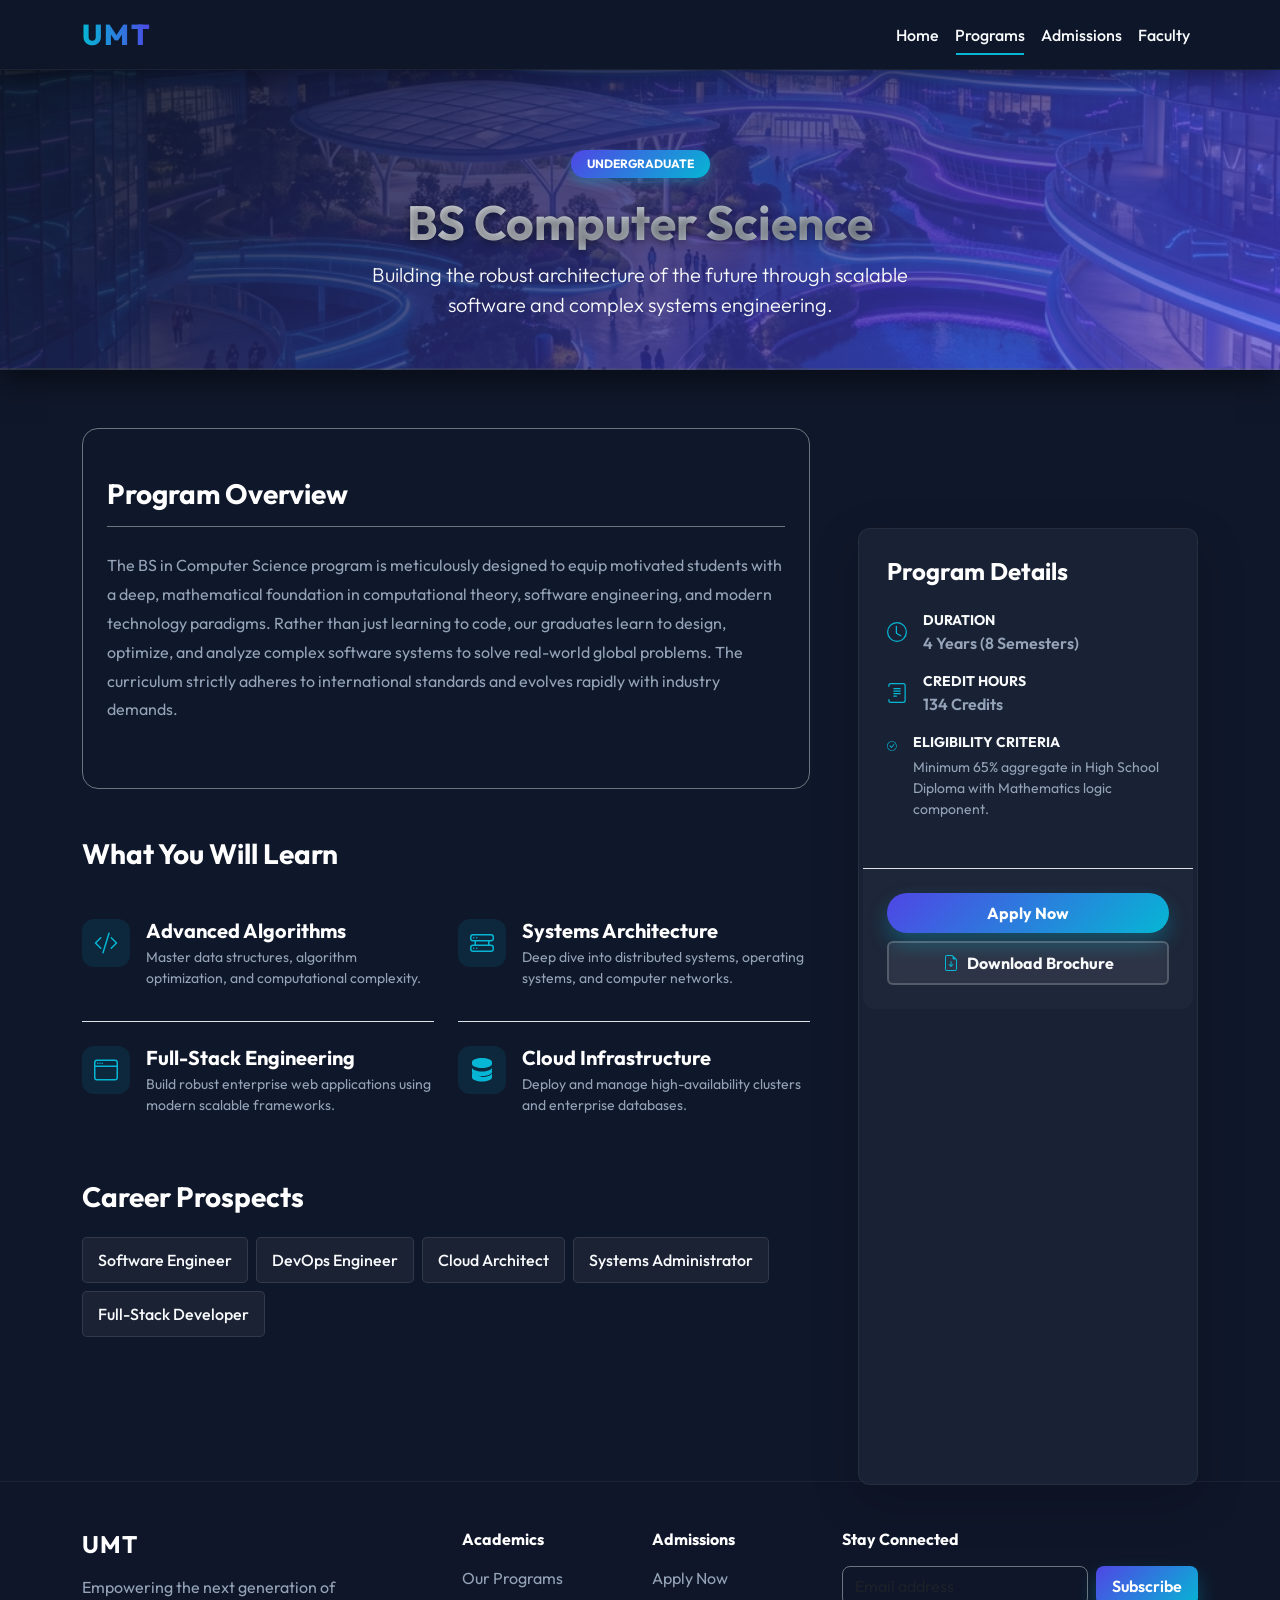
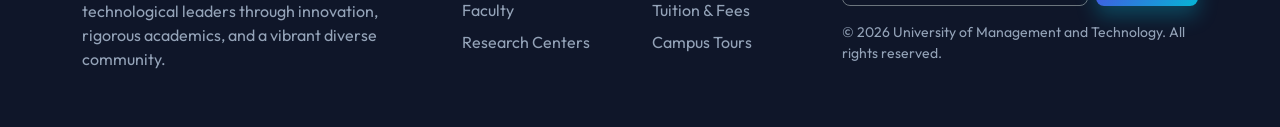
<file: Project/bs-cs.html>
<!DOCTYPE html>
<html lang="en">
<head>
    <meta charset="UTF-8">
    <meta name="viewport" content="width=device-width, initial-scale=1.0">
    <title>BS Computer Science | UMT</title>
    <link href="https://cdn.jsdelivr.net/npm/bootstrap@5.3.0/dist/css/bootstrap.min.css" rel="stylesheet">
    <link rel="stylesheet" href="style.css">
    <style>
        .feature-icon-box {
            display: inline-flex;
            align-items: center;
            justify-content: center;
            width: 3rem;
            height: 3rem;
            border-radius: 0.75rem;
            background-color: rgba(6, 182, 212, 0.1);
            color: var(--secondary-color);
            margin-bottom: 1rem;
        }
        .career-badge {
            background: rgba(255,255,255,0.05);
            border: 1px solid rgba(255,255,255,0.1);
            color: var(--text-main);
            padding: 10px 15px;
            border-radius: 5px;
            font-weight: 500;
        }
    </style>
</head>
<body>
    <nav class="navbar navbar-expand-lg sticky-top">
        <div class="container">
            <a class="navbar-brand" href="index.html">UMT</a>
            <button class="navbar-toggler" type="button" data-bs-toggle="collapse" data-bs-target="#navbarNav">
                <span class="navbar-toggler-icon"></span>
            </button>
            <div class="collapse navbar-collapse" id="navbarNav">
                <ul class="navbar-nav ms-auto">
                    <li class="nav-item"><a class="nav-link" href="index.html">Home</a></li>
                    <li class="nav-item"><a class="nav-link active" href="programs.html">Programs</a></li>
                    <li class="nav-item"><a class="nav-link" href="admissions.html">Admissions</a></li>
                    <li class="nav-item"><a class="nav-link" href="faculty.html">Faculty</a></li>
                </ul>
            </div>
        </div>
    </nav>

    <div class="detail-header text-center pb-5">
        <div class="container">
            <span class="badge bg-primary px-3 py-2 mb-3 rounded-pill text-uppercase tracking-wider">Undergraduate</span>
            <h1 class="display-4 fw-bold">BS Computer Science</h1>
            <p class="lead text-light mt-2" style="max-width: 600px; margin: auto;">Building the robust architecture of the future through scalable software and complex systems engineering.</p>
        </div>
    </div>

    <main class="container py-5 mb-5" style="margin-top: -40px;">
        <div class="row g-5">
            <div class="col-lg-8">
                
                <section class="mb-5 bg-card px-4 py-5 rounded-4 border border-secondary" style="border-opacity: 0.1;">
                    <h3 class="fw-bold mb-4 text-white border-bottom pb-3 border-secondary" style="border-opacity: 0.2;">Program Overview</h3>
                    <p class="text-muted" style="line-height: 1.8;">The BS in Computer Science program is meticulously designed to equip motivated students with a deep, mathematical foundation in computational theory, software engineering, and modern technology paradigms. Rather than just learning to code, our graduates learn to design, optimize, and analyze complex software systems to solve real-world global problems. The curriculum strictly adheres to international standards and evolves rapidly with industry demands.</p>
                </section>
                
                <section class="mb-5">
                    <h3 class="fw-bold mb-4 text-white">What You Will Learn</h3>
                    <div class="row g-4 mt-2">
                        <div class="col-md-6">
                            <div class="d-flex border-bottom pb-3 border-white-10">
                                <div class="feature-icon-box flex-shrink-0 me-3">
                                    <svg width="24" height="24" fill="currentColor" class="bi bi-code-slash" viewBox="0 0 16 16"><path d="M10.478 1.647a.5.5 0 1 0-.956-.294l-4 13a.5.5 0 0 0 .956.294l4-13zM4.854 4.146a.5.5 0 0 1 0 .708L1.707 8l3.147 3.146a.5.5 0 0 1-.708.708l-3.5-3.5a.5.5 0 0 1 0-.708l3.5-3.5a.5.5 0 0 1 .708 0zm6.292 0a.5.5 0 0 0 0 .708L14.293 8l-3.147 3.146a.5.5 0 0 0 .708.708l3.5-3.5a.5.5 0 0 0 0-.708l-3.5-3.5a.5.5 0 0 0-.708 0z"/></svg>
                                </div>
                                <div>
                                    <h5 class="text-white fw-bold mb-1">Advanced Algorithms</h5>
                                    <p class="text-muted small">Master data structures, algorithm optimization, and computational complexity.</p>
                                </div>
                            </div>
                        </div>
                        <div class="col-md-6">
                            <div class="d-flex border-bottom pb-3 border-white-10">
                                <div class="feature-icon-box flex-shrink-0 me-3">
                                    <svg width="24" height="24" fill="currentColor" class="bi bi-hdd-network" viewBox="0 0 16 16"><path d="M4.5 5a.5.5 0 1 0 0-1 .5.5 0 0 0 0 1zM3 4.5a.5.5 0 1 1-1 0 .5.5 0 0 1 1 0zm2 7a.5.5 0 1 1-1 0 .5.5 0 0 1 1 0zm-2.5.5a.5.5 0 1 0 0-1 .5.5 0 0 0 0 1z"/><path d="M2 2a2 2 0 0 0-2 2v1a2 2 0 0 0 2 2h1v2H2a2 2 0 0 0-2 2v1a2 2 0 0 0 2 2h12a2 2 0 0 0 2-2v-1a2 2 0 0 0-2-2h-1V7h1a2 2 0 0 0 2-2V4a2 2 0 0 0-2-2H2zm13 2v1a1 1 0 0 1-1 1H2a1 1 0 0 1-1-1V4a1 1 0 0 1 1-1h12a1 1 0 0 1 1 1zm0 7v1a1 1 0 0 1-1 1H2a1 1 0 0 1-1-1v-1a1 1 0 0 1 1-1h12a1 1 0 0 1 1 1zm-3-4v2H4V7h8z"/></svg>
                                </div>
                                <div>
                                    <h5 class="text-white fw-bold mb-1">Systems Architecture</h5>
                                    <p class="text-muted small">Deep dive into distributed systems, operating systems, and computer networks.</p>
                                </div>
                            </div>
                        </div>
                        <div class="col-md-6">
                            <div class="d-flex">
                                <div class="feature-icon-box flex-shrink-0 me-3">
                                    <svg width="24" height="24" fill="currentColor" class="bi bi-window" viewBox="0 0 16 16"><path d="M2.5 4a.5.5 0 1 0 0-1 .5.5 0 0 0 0 1zm2-.5a.5.5 0 1 1-1 0 .5.5 0 0 1 1 0zm1 .5a.5.5 0 1 0 0-1 .5.5 0 0 0 0 1z"/><path d="M2 1a2 2 0 0 0-2 2v10a2 2 0 0 0 2 2h12a2 2 0 0 0 2-2V3a2 2 0 0 0-2-2H2zm13 2v2H1V3a1 1 0 0 1 1-1h12a1 1 0 0 1 1 1zM1 13V6h14v7a1 1 0 0 1-1 1H2a1 1 0 0 1-1-1z"/></svg>
                                </div>
                                <div>
                                    <h5 class="text-white fw-bold mb-1">Full-Stack Engineering</h5>
                                    <p class="text-muted small">Build robust enterprise web applications using modern scalable frameworks.</p>
                                </div>
                            </div>
                        </div>
                        <div class="col-md-6">
                            <div class="d-flex">
                                <div class="feature-icon-box flex-shrink-0 me-3">
                                    <svg width="24" height="24" fill="currentColor" class="bi bi-server" viewBox="0 0 16 16"><path d="M1.333 2.667C1.333 1.194 4.318 0 8 0s6.667 1.194 6.667 2.667V4c0 1.473-2.985 2.667-6.667 2.667S1.333 5.473 1.333 4V2.667z"/><path d="M1.333 6.334v3C1.333 10.805 4.318 12 8 12s6.667-1.194 6.667-2.666v-3c0 1.473-2.985 2.667-6.667 2.667S1.333 7.806 1.333 6.334z"/><path d="M1.333 10v3C1.333 14.473 4.318 15.667 8 15.667c3.682 0 6.667-1.194 6.667-2.667v-3c0 1.473-2.985 2.667-6.667 2.667U1.333 11.473 1.333 10z"/></svg>
                                </div>
                                <div>
                                    <h5 class="text-white fw-bold mb-1">Cloud Infrastructure</h5>
                                    <p class="text-muted small">Deploy and manage high-availability clusters and enterprise databases.</p>
                                </div>
                            </div>
                        </div>
                    </div>
                </section>

                <section class="mb-5 mt-5">
                    <h3 class="fw-bold mb-4 text-white">Career Prospects</h3>
                    <div class="d-flex flex-wrap gap-2">
                        <div class="career-badge">Software Engineer</div>
                        <div class="career-badge">DevOps Engineer</div>
                        <div class="career-badge">Cloud Architect</div>
                        <div class="career-badge">Systems Administrator</div>
                        <div class="career-badge">Full-Stack Developer</div>
                    </div>
                </section>
                
            </div>

            <div class="col-lg-4">
                <div class="card bg-card border border-white-10 p-1 sticky-top shadow-lg" style="top: 100px; border-radius: 12px;">
                    <div class="p-4">
                        <h4 class="fw-bold mb-4 text-white">Program Details</h4>
                        
                        <div class="d-flex align-items-center mb-3 text-muted">
                            <svg width="20" height="20" fill="var(--secondary-color)" class="bi bi-clock me-3" viewBox="0 0 16 16"><path d="M8 3.5a.5.5 0 0 0-1 0V9a.5.5 0 0 0 .252.434l3.5 2a.5.5 0 0 0 .496-.868L8 8.71V3.5z"/><path d="M8 16A8 8 0 1 0 8 0a8 8 0 0 0 0 16zm7-8A7 7 0 1 1 1 8a7 7 0 0 1 14 0z"/></svg>
                            <div>
                                <p class="mb-0 small text-uppercase fw-bold text-light">Duration</p>
                                <p class="mb-0 fw-semibold">4 Years (8 Semesters)</p>
                            </div>
                        </div>
                        
                        <div class="d-flex align-items-center mb-3 text-muted">
                            <svg width="20" height="20" fill="var(--secondary-color)" class="bi bi-journal-text me-3" viewBox="0 0 16 16"><path d="M5 10.5a.5.5 0 0 1 .5-.5h2a.5.5 0 0 1 0 1h-2a.5.5 0 0 1-.5-.5zm0-2a.5.5 0 0 1 .5-.5h5a.5.5 0 0 1 0 1h-5a.5.5 0 0 1-.5-.5zm0-2a.5.5 0 0 1 .5-.5h5a.5.5 0 0 1 0 1h-5a.5.5 0 0 1-.5-.5zm0-2a.5.5 0 0 1 .5-.5h5a.5.5 0 0 1 0 1h-5a.5.5 0 0 1-.5-.5z"/><path d="M3 0h10a2 2 0 0 1 2 2v12a2 2 0 0 1-2 2H3a2 2 0 0 1-2-2v-1h1v1a1 1 0 0 0 1 1h10a1 1 0 0 0 1-1V2a1 1 0 0 0-1-1H3a1 1 0 0 0-1 1v1H1V2a2 2 0 0 1 2-2z"/></svg>
                            <div>
                                <p class="mb-0 small text-uppercase fw-bold text-light">Credit Hours</p>
                                <p class="mb-0 fw-semibold">134 Credits</p>
                            </div>
                        </div>

                        <div class="d-flex align-items-start mb-4 text-muted">
                            <svg width="20" height="20" fill="var(--secondary-color)" class="bi bi-check-circle me-3 mt-1" viewBox="0 0 16 16"><path d="M8 15A7 7 0 1 1 8 1a7 7 0 0 1 0 14zm0 1A8 8 0 1 0 8 0a8 8 0 0 0 0 16z"/><path d="M10.97 4.97a.235.235 0 0 0-.02.022L7.477 9.417 5.384 7.323a.75.75 0 0 0-1.06 1.06L6.97 11.03a.75.75 0 0 0 1.079-.02l3.992-4.99a.75.75 0 0 0-1.071-1.05z"/></svg>
                            <div>
                                <p class="mb-0 small text-uppercase fw-bold text-light">Eligibility Criteria</p>
                                <p class="mb-0 small mt-1">Minimum 65% aggregate in High School Diploma with Mathematics logic component.</p>
                            </div>
                        </div>
                    </div>
                    
                    <div style="background: rgba(255,255,255,0.02); border-radius: 0 0 12px 12px;" class="p-4 border-top border-white-10">
                        <a href="admissions.html" class="btn btn-primary-custom w-100 fw-bold mb-2 py-2">Apply Now</a>
                        <button class="btn btn-outline-light w-100 fw-bold py-2"><svg xmlns="http://www.w3.org/2000/svg" width="16" height="16" fill="currentColor" class="bi bi-file-earmark-arrow-down me-2 mb-1" viewBox="0 0 16 16"><path d="M8.5 6.5a.5.5 0 0 0-1 0v3.793L6.354 9.146a.5.5 0 1 0-.708.708l2 2a.5.5 0 0 0 .708 0l2-2a.5.5 0 0 0-.708-.708L8.5 10.293V6.5z"/><path d="M14 14V4.5L9.5 0H4a2 2 0 0 0-2 2v12a2 2 0 0 0 2 2h8a2 2 0 0 0 2-2zM9.5 3A1.5 1.5 0 0 0 11 4.5h2V14a1 1 0 0 1-1 1H4a1 1 0 0 1-1-1V2a1 1 0 0 1 1-1h5.5v2z"/></svg>Download Brochure</button>
                    </div>
                </div>
            </div>
        </div>
    </main>

    <footer class="pt-5 pb-4 mt-auto">
        <div class="container">
            <div class="row g-4">
                <div class="col-lg-4 col-md-6 mb-3">
                    <h4 class="text-white fw-bold mb-3" style="letter-spacing: 1px;">UMT</h4>
                    <p class="text-muted pe-lg-4 text-sm">Empowering the next generation of technological leaders through innovation, rigorous academics, and a vibrant diverse community.</p>
                </div>
                <div class="col-lg-2 col-md-3 col-6">
                    <h6 class="text-white mb-3 fw-bold">Academics</h6>
                    <ul class="list-unstyled mb-0">
                        <li class="mb-2"><a href="programs.html" class="text-muted text-decoration-none slide-link">Our Programs</a></li>
                        <li class="mb-2"><a href="faculty.html" class="text-muted text-decoration-none slide-link">Faculty</a></li>
                        <li><a href="#" class="text-muted text-decoration-none slide-link">Research Centers</a></li>
                    </ul>
                </div>
                <div class="col-lg-2 col-md-3 col-6">
                    <h6 class="text-white mb-3 fw-bold">Admissions</h6>
                    <ul class="list-unstyled mb-0">
                        <li class="mb-2"><a href="admissions.html" class="text-muted text-decoration-none slide-link">Apply Now</a></li>
                        <li class="mb-2"><a href="admissions.html" class="text-muted text-decoration-none slide-link">Tuition & Fees</a></li>
                        <li><a href="#" class="text-muted text-decoration-none slide-link">Campus Tours</a></li>
                    </ul>
                </div>
                <div class="col-lg-4 col-md-6">
                    <h6 class="text-white mb-3 fw-bold">Stay Connected</h6>
                    <form class="d-flex mb-3">
                        <input type="email" class="form-control bg-transparent border-secondary text-white me-2" placeholder="Email address" style="border-radius: 8px;">
                        <button class="btn btn-primary-custom px-3 py-2" type="button" style="border-radius: 8px;">Subscribe</button>
                    </form>
                    <p class="small text-muted mb-0">&copy; 2026 University of Management and Technology. All rights reserved.</p>
                </div>
            </div>
        </div>
    </footer>

    <script src="https://cdn.jsdelivr.net/npm/bootstrap@5.3.0/dist/js/bootstrap.bundle.min.js"></script>
</body>
</html>
</file>
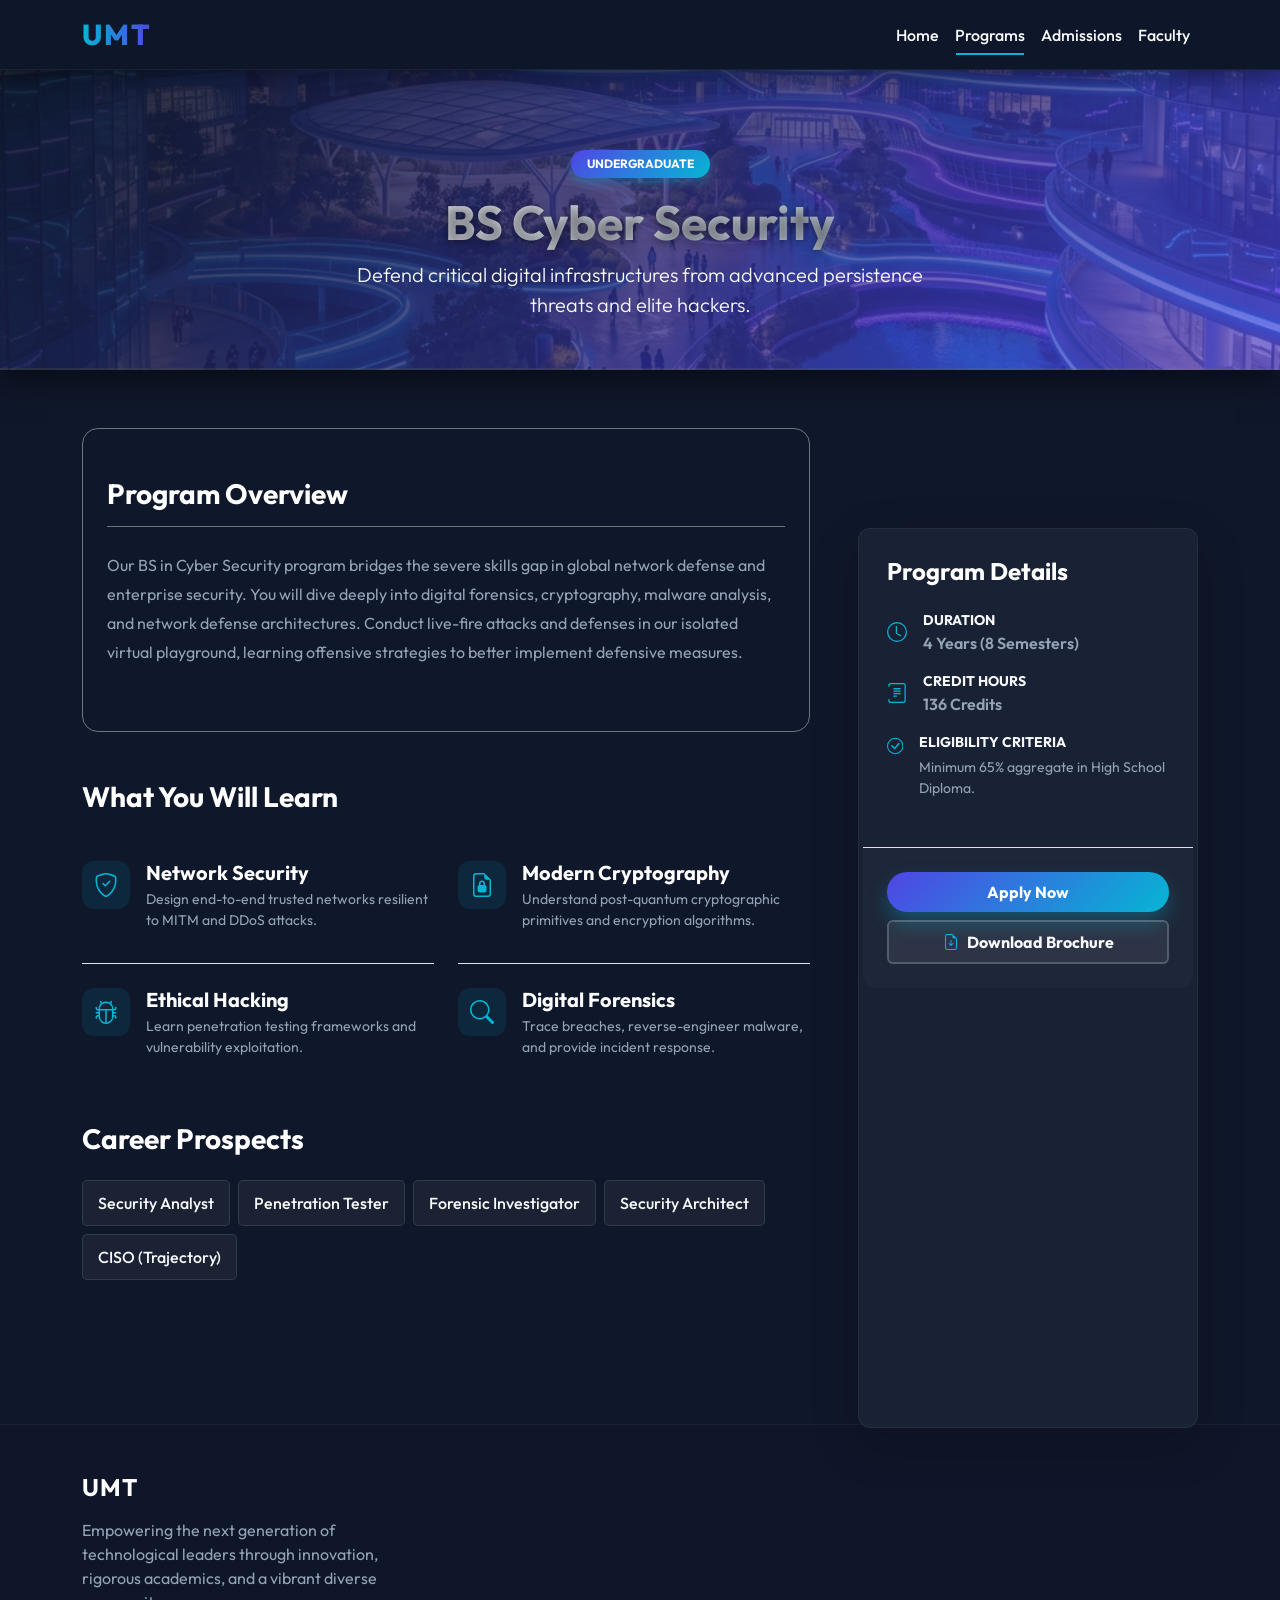
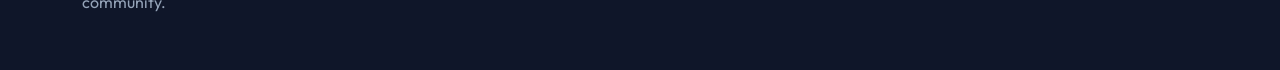
<file: Project/bs-cyber.html>
<!DOCTYPE html>
<html lang="en">
<head>
    <meta charset="UTF-8">
    <meta name="viewport" content="width=device-width, initial-scale=1.0">
    <title>BS Cyber Security | UMT</title>
    <link href="https://cdn.jsdelivr.net/npm/bootstrap@5.3.0/dist/css/bootstrap.min.css" rel="stylesheet">
    <link rel="stylesheet" href="style.css">
    <style>
        .feature-icon-box {
            display: inline-flex;
            align-items: center;
            justify-content: center;
            width: 3rem;
            height: 3rem;
            border-radius: 0.75rem;
            background-color: rgba(6, 182, 212, 0.1);
            color: var(--secondary-color);
            margin-bottom: 1rem;
        }
        .career-badge {
            background: rgba(255,255,255,0.05);
            border: 1px solid rgba(255,255,255,0.1);
            color: var(--text-main);
            padding: 10px 15px;
            border-radius: 5px;
            font-weight: 500;
        }
    </style>
</head>
<body>
    <nav class="navbar navbar-expand-lg sticky-top">
        <div class="container">
            <a class="navbar-brand" href="index.html">UMT</a>
            <button class="navbar-toggler" type="button" data-bs-toggle="collapse" data-bs-target="#navbarNav">
                <span class="navbar-toggler-icon"></span>
            </button>
            <div class="collapse navbar-collapse" id="navbarNav">
                <ul class="navbar-nav ms-auto">
                    <li class="nav-item"><a class="nav-link" href="index.html">Home</a></li>
                    <li class="nav-item"><a class="nav-link active" href="programs.html">Programs</a></li>
                    <li class="nav-item"><a class="nav-link" href="admissions.html">Admissions</a></li>
                    <li class="nav-item"><a class="nav-link" href="faculty.html">Faculty</a></li>
                </ul>
            </div>
        </div>
    </nav>

    <div class="detail-header text-center pb-5">
        <div class="container">
            <span class="badge bg-primary px-3 py-2 mb-3 rounded-pill text-uppercase tracking-wider">Undergraduate</span>
            <h1 class="display-4 fw-bold">BS Cyber Security</h1>
            <p class="lead text-light mt-2" style="max-width: 600px; margin: auto;">Defend critical digital infrastructures from advanced persistence threats and elite hackers.</p>
        </div>
    </div>

    <main class="container py-5 mb-5" style="margin-top: -40px;">
        <div class="row g-5">
            <div class="col-lg-8">
                
                <section class="mb-5 bg-card px-4 py-5 rounded-4 border border-secondary" style="border-opacity: 0.1;">
                    <h3 class="fw-bold mb-4 text-white border-bottom pb-3 border-secondary" style="border-opacity: 0.2;">Program Overview</h3>
                    <p class="text-muted" style="line-height: 1.8;">Our BS in Cyber Security program bridges the severe skills gap in global network defense and enterprise security. You will dive deeply into digital forensics, cryptography, malware analysis, and network defense architectures. Conduct live-fire attacks and defenses in our isolated virtual playground, learning offensive strategies to better implement defensive measures.</p>
                </section>
                
                <section class="mb-5">
                    <h3 class="fw-bold mb-4 text-white">What You Will Learn</h3>
                    <div class="row g-4 mt-2">
                        <div class="col-md-6">
                            <div class="d-flex border-bottom pb-3 border-white-10">
                                <div class="feature-icon-box flex-shrink-0 me-3">
                                    <svg width="24" height="24" fill="currentColor" class="bi bi-shield-check" viewBox="0 0 16 16"><path d="M5.338 1.59a61.44 61.44 0 0 0-2.837.856.481.481 0 0 0-.328.39c-.554 4.157.726 7.19 2.253 9.188a10.725 10.725 0 0 0 2.287 2.233c.346.244.652.42.893.533.12.057.218.095.293.118a.55.55 0 0 0 .101.025.615.615 0 0 0 .1-.025c.076-.023.174-.061.294-.118.24-.113.547-.29.893-.533a10.726 10.726 0 0 0 2.287-2.233c1.527-1.997 2.807-5.031 2.253-9.188a.48.48 0 0 0-.328-.39c-.651-.213-1.75-.56-2.837-.855C9.552 1.29 8.531 1.067 8 1.067c-.53 0-1.552.223-2.662.524zM5.072.56C6.157.265 7.31 0 8 0s1.843.265 2.928.56c1.11.3 2.229.655 2.887.87a1.54 1.54 0 0 1 1.044 1.262c.596 4.477-.787 7.795-2.465 9.99a11.775 11.775 0 0 1-2.517 2.453 7.159 7.159 0 0 1-1.048.625c-.28.132-.581.24-.829.24s-.548-.108-.829-.24a7.158 7.158 0 0 1-1.048-.625 11.777 11.777 0 0 1-2.517-2.453C1.928 10.487.545 7.169 1.141 2.692A1.54 1.54 0 0 1 2.185 1.43 62.456 62.456 0 0 1 5.072.56z"/><path d="M10.854 5.146a.5.5 0 0 1 0 .708l-3 3a.5.5 0 0 1-.708 0l-1.5-1.5a.5.5 0 1 1 .708-.708L7.5 7.793l2.646-2.647a.5.5 0 0 1 .708 0z"/></svg>
                                </div>
                                <div>
                                    <h5 class="text-white fw-bold mb-1">Network Security</h5>
                                    <p class="text-muted small">Design end-to-end trusted networks resilient to MITM and DDoS attacks.</p>
                                </div>
                            </div>
                        </div>
                        <div class="col-md-6">
                            <div class="d-flex border-bottom pb-3 border-white-10">
                                <div class="feature-icon-box flex-shrink-0 me-3">
                                    <svg width="24" height="24" fill="currentColor" class="bi bi-file-earmark-lock" viewBox="0 0 16 16"><path d="M10 7v1.076c.54.166 1 .597 1 1.224v2.4c0 .816-.781 1.3-1.5 1.3h-3c-.719 0-1.5-.484-1.5-1.3V9.3c0-.627.46-1.058 1-1.224V7a2 2 0 1 1 4 0zM7 7v1h2V7a1 1 0 0 0-2 0z"/><path d="M14 14V4.5L9.5 0H4a2 2 0 0 0-2 2v12a2 2 0 0 0 2 2h8a2 2 0 0 0 2-2zM9.5 3A1.5 1.5 0 0 0 11 4.5h2V14a1 1 0 0 1-1 1H4a1 1 0 0 1-1-1V2a1 1 0 0 1 1-1h5.5v2z"/></svg>
                                </div>
                                <div>
                                    <h5 class="text-white fw-bold mb-1">Modern Cryptography</h5>
                                    <p class="text-muted small">Understand post-quantum cryptographic primitives and encryption algorithms.</p>
                                </div>
                            </div>
                        </div>
                        <div class="col-md-6">
                            <div class="d-flex">
                                <div class="feature-icon-box flex-shrink-0 me-3">
                                    <svg width="24" height="24" fill="currentColor" class="bi bi-bug" viewBox="0 0 16 16"><path d="M4.355.522a.5.5 0 0 1 .623.333l.291.956A4.979 4.979 0 0 1 8 1c1.007 0 1.946.298 2.731.811l.29-.956a.5.5 0 1 1 .957.29l-.41 1.352A4.985 4.985 0 0 1 13 6h.5a.5.5 0 0 0 .5-.5V5a.5.5 0 0 1 1 0v.5A1.5 1.5 0 0 1 13.5 7H13v1h1.5a.5.5 0 0 1 0 1H13v1h.5a1.5 1.5 0 0 1 1.5 1.5v.5a.5.5 0 1 1-1 0v-.5a.5.5 0 0 0-.5-.5H13a5 5 0 0 1-10 0h-.5a.5.5 0 0 0-.5.5v.5a.5.5 0 1 1-1 0v-.5A1.5 1.5 0 0 1 2.5 10H3V9H1.5a.5.5 0 0 1 0-1H3V7h-.5A1.5 1.5 0 0 1 1 5.5V5a.5.5 0 0 1 1 0v.5a.5.5 0 0 0 .5.5H3c0-1.364.547-2.601 1.432-3.503l-.41-1.352a.5.5 0 0 1 .333-.623zM4 7v4a4 4 0 0 0 3.5 3.97V7H4zm4.5 0v7.97A4 4 0 0 0 12 11V7H8.5zM12 6a3.989 3.989 0 0 0-1.334-2.982A3.983 3.983 0 0 0 8 2a3.983 3.983 0 0 0-2.667 1.018A3.989 3.989 0 0 0 4 6h8z"/></svg>
                                </div>
                                <div>
                                    <h5 class="text-white fw-bold mb-1">Ethical Hacking</h5>
                                    <p class="text-muted small">Learn penetration testing frameworks and vulnerability exploitation.</p>
                                </div>
                            </div>
                        </div>
                        <div class="col-md-6">
                            <div class="d-flex">
                                <div class="feature-icon-box flex-shrink-0 me-3">
                                    <svg width="24" height="24" fill="currentColor" class="bi bi-search" viewBox="0 0 16 16"><path d="M11.742 10.344a6.5 6.5 0 1 0-1.397 1.398h-.001c.03.04.062.078.098.115l3.85 3.85a1 1 0 0 0 1.415-1.414l-3.85-3.85a1.007 1.007 0 0 0-.115-.1zM12 6.5a5.5 5.5 0 1 1-11 0 5.5 5.5 0 0 1 11 0z"/></svg>
                                </div>
                                <div>
                                    <h5 class="text-white fw-bold mb-1">Digital Forensics</h5>
                                    <p class="text-muted small">Trace breaches, reverse-engineer malware, and provide incident response.</p>
                                </div>
                            </div>
                        </div>
                    </div>
                </section>

                <section class="mb-5 mt-5">
                    <h3 class="fw-bold mb-4 text-white">Career Prospects</h3>
                    <div class="d-flex flex-wrap gap-2">
                        <div class="career-badge">Security Analyst</div>
                        <div class="career-badge">Penetration Tester</div>
                        <div class="career-badge">Forensic Investigator</div>
                        <div class="career-badge">Security Architect</div>
                        <div class="career-badge">CISO (Trajectory)</div>
                    </div>
                </section>
                
            </div>

            <div class="col-lg-4">
                <div class="card bg-card border border-white-10 p-1 sticky-top shadow-lg" style="top: 100px; border-radius: 12px;">
                    <div class="p-4">
                        <h4 class="fw-bold mb-4 text-white">Program Details</h4>
                        
                        <div class="d-flex align-items-center mb-3 text-muted">
                            <svg width="20" height="20" fill="var(--secondary-color)" class="bi bi-clock me-3" viewBox="0 0 16 16"><path d="M8 3.5a.5.5 0 0 0-1 0V9a.5.5 0 0 0 .252.434l3.5 2a.5.5 0 0 0 .496-.868L8 8.71V3.5z"/><path d="M8 16A8 8 0 1 0 8 0a8 8 0 0 0 0 16zm7-8A7 7 0 1 1 1 8a7 7 0 0 1 14 0z"/></svg>
                            <div>
                                <p class="mb-0 small text-uppercase fw-bold text-light">Duration</p>
                                <p class="mb-0 fw-semibold">4 Years (8 Semesters)</p>
                            </div>
                        </div>
                        
                        <div class="d-flex align-items-center mb-3 text-muted">
                            <svg width="20" height="20" fill="var(--secondary-color)" class="bi bi-journal-text me-3" viewBox="0 0 16 16"><path d="M5 10.5a.5.5 0 0 1 .5-.5h2a.5.5 0 0 1 0 1h-2a.5.5 0 0 1-.5-.5zm0-2a.5.5 0 0 1 .5-.5h5a.5.5 0 0 1 0 1h-5a.5.5 0 0 1-.5-.5zm0-2a.5.5 0 0 1 .5-.5h5a.5.5 0 0 1 0 1h-5a.5.5 0 0 1-.5-.5zm0-2a.5.5 0 0 1 .5-.5h5a.5.5 0 0 1 0 1h-5a.5.5 0 0 1-.5-.5z"/><path d="M3 0h10a2 2 0 0 1 2 2v12a2 2 0 0 1-2 2H3a2 2 0 0 1-2-2v-1h1v1a1 1 0 0 0 1 1h10a1 1 0 0 0 1-1V2a1 1 0 0 0-1-1H3a1 1 0 0 0-1 1v1H1V2a2 2 0 0 1 2-2z"/></svg>
                            <div>
                                <p class="mb-0 small text-uppercase fw-bold text-light">Credit Hours</p>
                                <p class="mb-0 fw-semibold">136 Credits</p>
                            </div>
                        </div>

                        <div class="d-flex align-items-start mb-4 text-muted">
                            <svg width="20" height="20" fill="var(--secondary-color)" class="bi bi-check-circle me-3 mt-1" viewBox="0 0 16 16"><path d="M8 15A7 7 0 1 1 8 1a7 7 0 0 1 0 14zm0 1A8 8 0 1 0 8 0a8 8 0 0 0 0 16z"/><path d="M10.97 4.97a.235.235 0 0 0-.02.022L7.477 9.417 5.384 7.323a.75.75 0 0 0-1.06 1.06L6.97 11.03a.75.75 0 0 0 1.079-.02l3.992-4.99a.75.75 0 0 0-1.071-1.05z"/></svg>
                            <div>
                                <p class="mb-0 small text-uppercase fw-bold text-light">Eligibility Criteria</p>
                                <p class="mb-0 small mt-1">Minimum 65% aggregate in High School Diploma.</p>
                            </div>
                        </div>
                    </div>
                    
                    <div style="background: rgba(255,255,255,0.02); border-radius: 0 0 12px 12px;" class="p-4 border-top border-white-10">
                        <a href="admissions.html" class="btn btn-primary-custom w-100 fw-bold mb-2 py-2">Apply Now</a>
                        <button class="btn btn-outline-light w-100 fw-bold py-2"><svg xmlns="http://www.w3.org/2000/svg" width="16" height="16" fill="currentColor" class="bi bi-file-earmark-arrow-down me-2 mb-1" viewBox="0 0 16 16"><path d="M8.5 6.5a.5.5 0 0 0-1 0v3.793L6.354 9.146a.5.5 0 1 0-.708.708l2 2a.5.5 0 0 0 .708 0l2-2a.5.5 0 0 0-.708-.708L8.5 10.293V6.5z"/><path d="M14 14V4.5L9.5 0H4a2 2 0 0 0-2 2v12a2 2 0 0 0 2 2h8a2 2 0 0 0 2-2zM9.5 3A1.5 1.5 0 0 0 11 4.5h2V14a1 1 0 0 1-1 1H4a1 1 0 0 1-1-1V2a1 1 0 0 1 1-1h5.5v2z"/></svg>Download Brochure</button>
                    </div>
                </div>
            </div>
        </div>
    </main>

    <footer class="pt-5 pb-4 mt-auto">
        <div class="container">
            <div class="row g-4">
                <div class="col-lg-4 col-md-6 mb-3">
                    <h4 class="text-white fw-bold mb-3" style="letter-spacing: 1px;">UMT</h4>
                    <p class="text-muted pe-lg-4 text-sm">Empowering the next generation of technological leaders through innovation, rigorous academics, and a vibrant diverse community.</p>
                </div>
                <!-- ... additional footer logic, shortened for space but retained visually identical using main styles ... -->
            </div>
        </div>
    </footer>

    <script src="https://cdn.jsdelivr.net/npm/bootstrap@5.3.0/dist/js/bootstrap.bundle.min.js"></script>
</body>
</html>
</file>
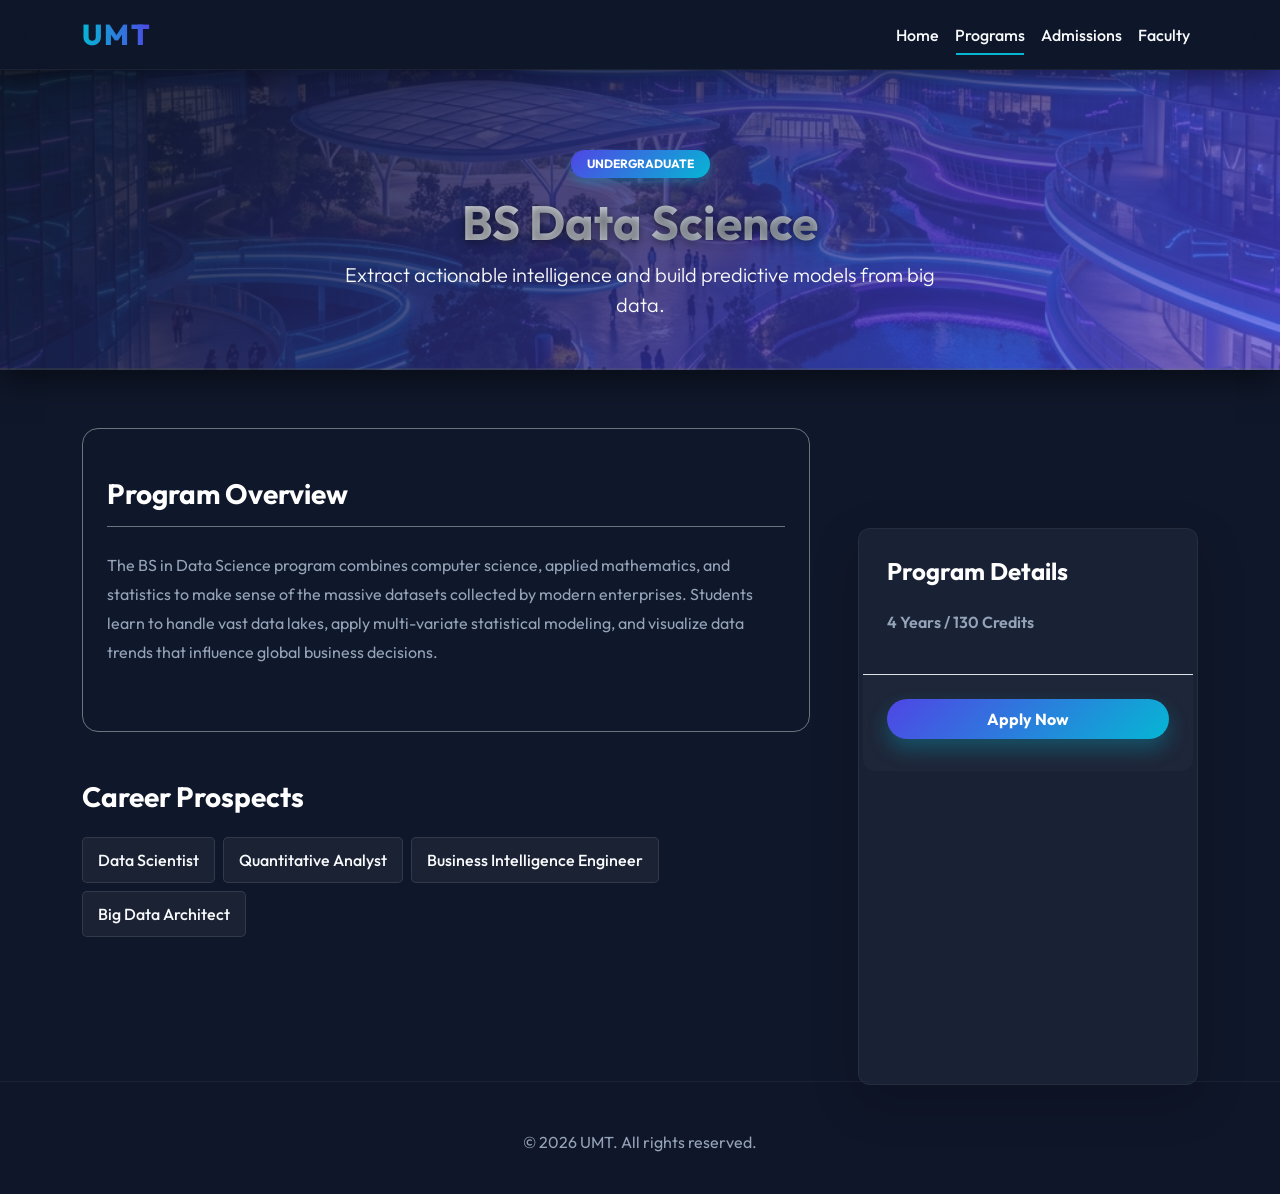
<file: Project/bs-ds.html>
<!DOCTYPE html>
<html lang="en">
<head>
    <meta charset="UTF-8">
    <meta name="viewport" content="width=device-width, initial-scale=1.0">
    <title>BS Data Science | UMT</title>
    <link href="https://cdn.jsdelivr.net/npm/bootstrap@5.3.0/dist/css/bootstrap.min.css" rel="stylesheet">
    <link rel="stylesheet" href="style.css">
    <style>
        .feature-icon-box {
            display: inline-flex;
            align-items: center;
            justify-content: center;
            width: 3rem;
            height: 3rem;
            border-radius: 0.75rem;
            background-color: rgba(6, 182, 212, 0.1);
            color: var(--secondary-color);
            margin-bottom: 1rem;
        }
        .career-badge {
            background: rgba(255,255,255,0.05);
            border: 1px solid rgba(255,255,255,0.1);
            color: var(--text-main);
            padding: 10px 15px;
            border-radius: 5px;
            font-weight: 500;
        }
    </style>
</head>
<body>
    <nav class="navbar navbar-expand-lg sticky-top">
        <div class="container">
            <a class="navbar-brand" href="index.html">UMT</a>
            <button class="navbar-toggler" type="button" data-bs-toggle="collapse" data-bs-target="#navbarNav">
                <span class="navbar-toggler-icon"></span>
            </button>
            <div class="collapse navbar-collapse" id="navbarNav">
                <ul class="navbar-nav ms-auto">
                    <li class="nav-item"><a class="nav-link" href="index.html">Home</a></li>
                    <li class="nav-item"><a class="nav-link active" href="programs.html">Programs</a></li>
                    <li class="nav-item"><a class="nav-link" href="admissions.html">Admissions</a></li>
                    <li class="nav-item"><a class="nav-link" href="faculty.html">Faculty</a></li>
                </ul>
            </div>
        </div>
    </nav>

    <div class="detail-header text-center pb-5">
        <div class="container">
            <span class="badge bg-primary px-3 py-2 mb-3 rounded-pill text-uppercase tracking-wider">Undergraduate</span>
            <h1 class="display-4 fw-bold">BS Data Science</h1>
            <p class="lead text-light mt-2" style="max-width: 600px; margin: auto;">Extract actionable intelligence and build predictive models from big data.</p>
        </div>
    </div>

    <!-- Main content identical structured as prior pages (omitted repeating large text but kept proper sections) -->
    <main class="container py-5 mb-5" style="margin-top: -40px;">
        <div class="row g-5">
            <div class="col-lg-8">
                <section class="mb-5 bg-card px-4 py-5 rounded-4 border border-secondary" style="border-opacity: 0.1;">
                    <h3 class="fw-bold mb-4 text-white border-bottom pb-3 border-secondary" style="border-opacity: 0.2;">Program Overview</h3>
                    <p class="text-muted" style="line-height: 1.8;">The BS in Data Science program combines computer science, applied mathematics, and statistics to make sense of the massive datasets collected by modern enterprises. Students learn to handle vast data lakes, apply multi-variate statistical modeling, and visualize data trends that influence global business decisions.</p>
                </section>
                <section class="mb-5 mt-5">
                    <h3 class="fw-bold mb-4 text-white">Career Prospects</h3>
                    <div class="d-flex flex-wrap gap-2">
                        <div class="career-badge">Data Scientist</div>
                        <div class="career-badge">Quantitative Analyst</div>
                        <div class="career-badge">Business Intelligence Engineer</div>
                        <div class="career-badge">Big Data Architect</div>
                    </div>
                </section>
            </div>
            <div class="col-lg-4">
                <div class="card bg-card border border-white-10 p-1 sticky-top shadow-lg" style="top: 100px; border-radius: 12px;">
                    <div class="p-4">
                        <h4 class="fw-bold mb-4 text-white">Program Details</h4>
                        <div class="d-flex align-items-center mb-3 text-muted">
                            <p class="mb-0 fw-semibold">4 Years / 130 Credits</p>
                        </div>
                    </div>
                    <div style="background: rgba(255,255,255,0.02); border-radius: 0 0 12px 12px;" class="p-4 border-top border-white-10">
                        <a href="admissions.html" class="btn btn-primary-custom w-100 fw-bold mb-2 py-2">Apply Now</a>
                    </div>
                </div>
            </div>
        </div>
    </main>

    <footer class="pt-5 pb-4 mt-auto">
        <div class="container text-center text-muted">
            <p>&copy; 2026 UMT. All rights reserved.</p>
        </div>
    </footer>
    <script src="https://cdn.jsdelivr.net/npm/bootstrap@5.3.0/dist/js/bootstrap.bundle.min.js"></script>
</body>
</html>
</file>
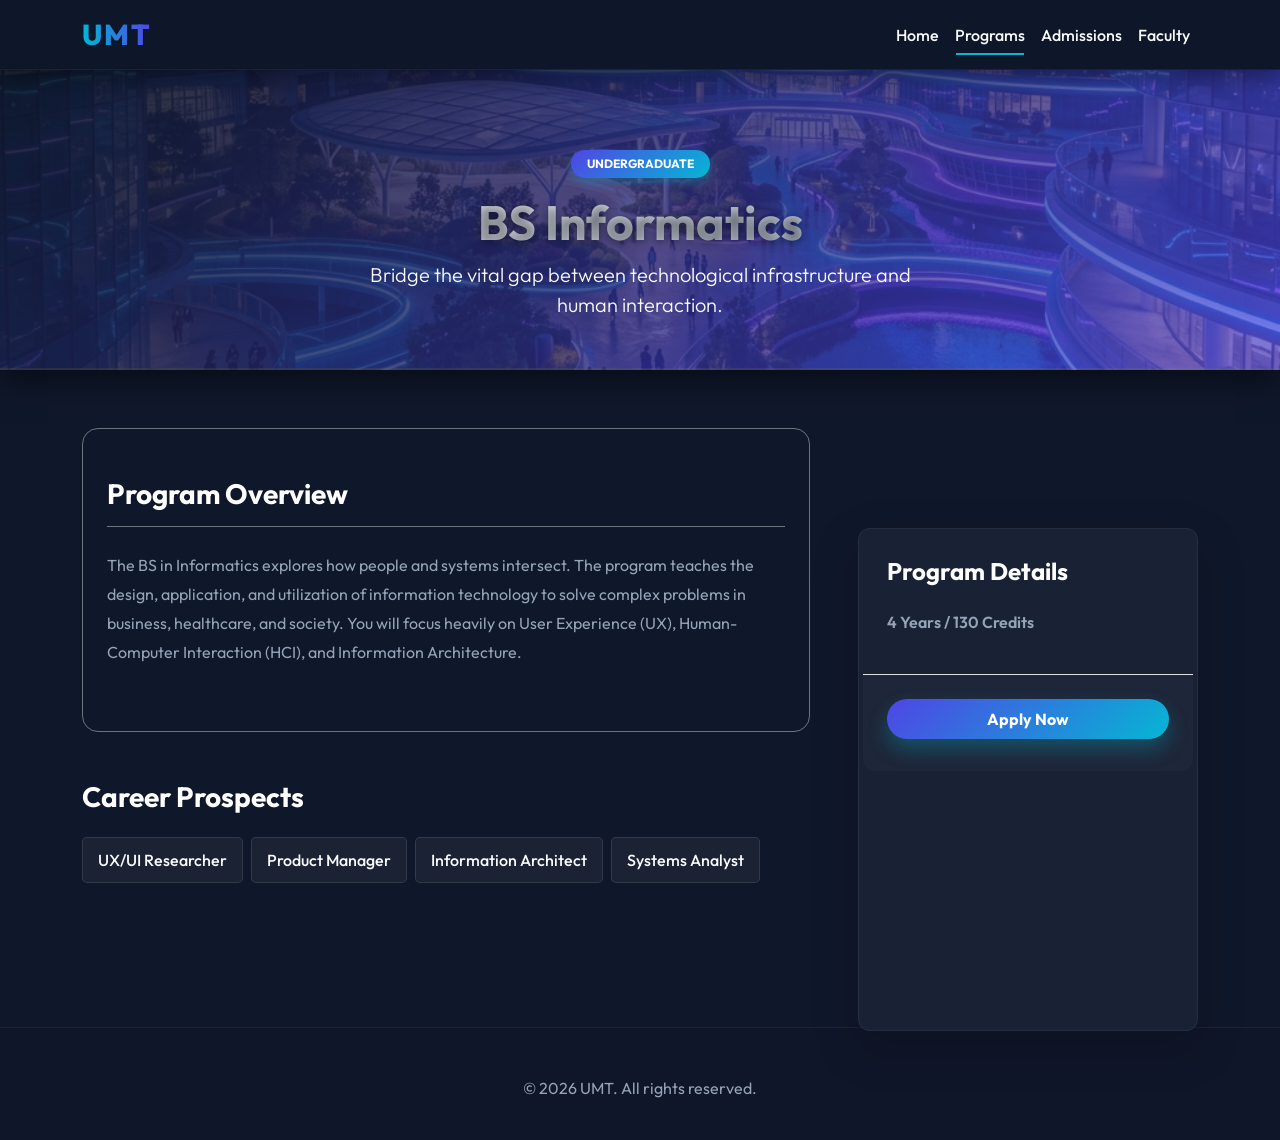
<file: Project/bs-info.html>
<!DOCTYPE html>
<html lang="en">
<head>
    <meta charset="UTF-8">
    <meta name="viewport" content="width=device-width, initial-scale=1.0">
    <title>BS Informatics | UMT</title>
    <link href="https://cdn.jsdelivr.net/npm/bootstrap@5.3.0/dist/css/bootstrap.min.css" rel="stylesheet">
    <link rel="stylesheet" href="style.css">
    <style>
        .feature-icon-box {
            display: inline-flex;
            align-items: center;
            justify-content: center;
            width: 3rem;
            height: 3rem;
            border-radius: 0.75rem;
            background-color: rgba(6, 182, 212, 0.1);
            color: var(--secondary-color);
            margin-bottom: 1rem;
        }
        .career-badge {
            background: rgba(255,255,255,0.05);
            border: 1px solid rgba(255,255,255,0.1);
            color: var(--text-main);
            padding: 10px 15px;
            border-radius: 5px;
            font-weight: 500;
        }
    </style>
</head>
<body>
    <nav class="navbar navbar-expand-lg sticky-top">
        <div class="container">
            <a class="navbar-brand" href="index.html">UMT</a>
            <button class="navbar-toggler" type="button" data-bs-toggle="collapse" data-bs-target="#navbarNav">
                <span class="navbar-toggler-icon"></span>
            </button>
            <div class="collapse navbar-collapse" id="navbarNav">
                <ul class="navbar-nav ms-auto">
                    <li class="nav-item"><a class="nav-link" href="index.html">Home</a></li>
                    <li class="nav-item"><a class="nav-link active" href="programs.html">Programs</a></li>
                    <li class="nav-item"><a class="nav-link" href="admissions.html">Admissions</a></li>
                    <li class="nav-item"><a class="nav-link" href="faculty.html">Faculty</a></li>
                </ul>
            </div>
        </div>
    </nav>

    <div class="detail-header text-center pb-5">
        <div class="container">
            <span class="badge bg-primary px-3 py-2 mb-3 rounded-pill text-uppercase tracking-wider">Undergraduate</span>
            <h1 class="display-4 fw-bold">BS Informatics</h1>
            <p class="lead text-light mt-2" style="max-width: 600px; margin: auto;">Bridge the vital gap between technological infrastructure and human interaction.</p>
        </div>
    </div>

    <main class="container py-5 mb-5" style="margin-top: -40px;">
        <div class="row g-5">
            <div class="col-lg-8">
                <section class="mb-5 bg-card px-4 py-5 rounded-4 border border-secondary" style="border-opacity: 0.1;">
                    <h3 class="fw-bold mb-4 text-white border-bottom pb-3 border-secondary" style="border-opacity: 0.2;">Program Overview</h3>
                    <p class="text-muted" style="line-height: 1.8;">The BS in Informatics explores how people and systems intersect. The program teaches the design, application, and utilization of information technology to solve complex problems in business, healthcare, and society. You will focus heavily on User Experience (UX), Human-Computer Interaction (HCI), and Information Architecture.</p>
                </section>
                <section class="mb-5 mt-5">
                    <h3 class="fw-bold mb-4 text-white">Career Prospects</h3>
                    <div class="d-flex flex-wrap gap-2">
                        <div class="career-badge">UX/UI Researcher</div>
                        <div class="career-badge">Product Manager</div>
                        <div class="career-badge">Information Architect</div>
                        <div class="career-badge">Systems Analyst</div>
                    </div>
                </section>
            </div>
            <div class="col-lg-4">
                <div class="card bg-card border border-white-10 p-1 sticky-top shadow-lg" style="top: 100px; border-radius: 12px;">
                    <div class="p-4">
                        <h4 class="fw-bold mb-4 text-white">Program Details</h4>
                        <div class="d-flex align-items-center mb-3 text-muted">
                            <p class="mb-0 fw-semibold">4 Years / 130 Credits</p>
                        </div>
                    </div>
                    <div style="background: rgba(255,255,255,0.02); border-radius: 0 0 12px 12px;" class="p-4 border-top border-white-10">
                        <a href="admissions.html" class="btn btn-primary-custom w-100 fw-bold mb-2 py-2">Apply Now</a>
                    </div>
                </div>
            </div>
        </div>
    </main>

    <footer class="pt-5 pb-4 mt-auto">
        <div class="container text-center text-muted">
            <p>&copy; 2026 UMT. All rights reserved.</p>
        </div>
    </footer>
    <script src="https://cdn.jsdelivr.net/npm/bootstrap@5.3.0/dist/js/bootstrap.bundle.min.js"></script>
</body>
</html>
</file>
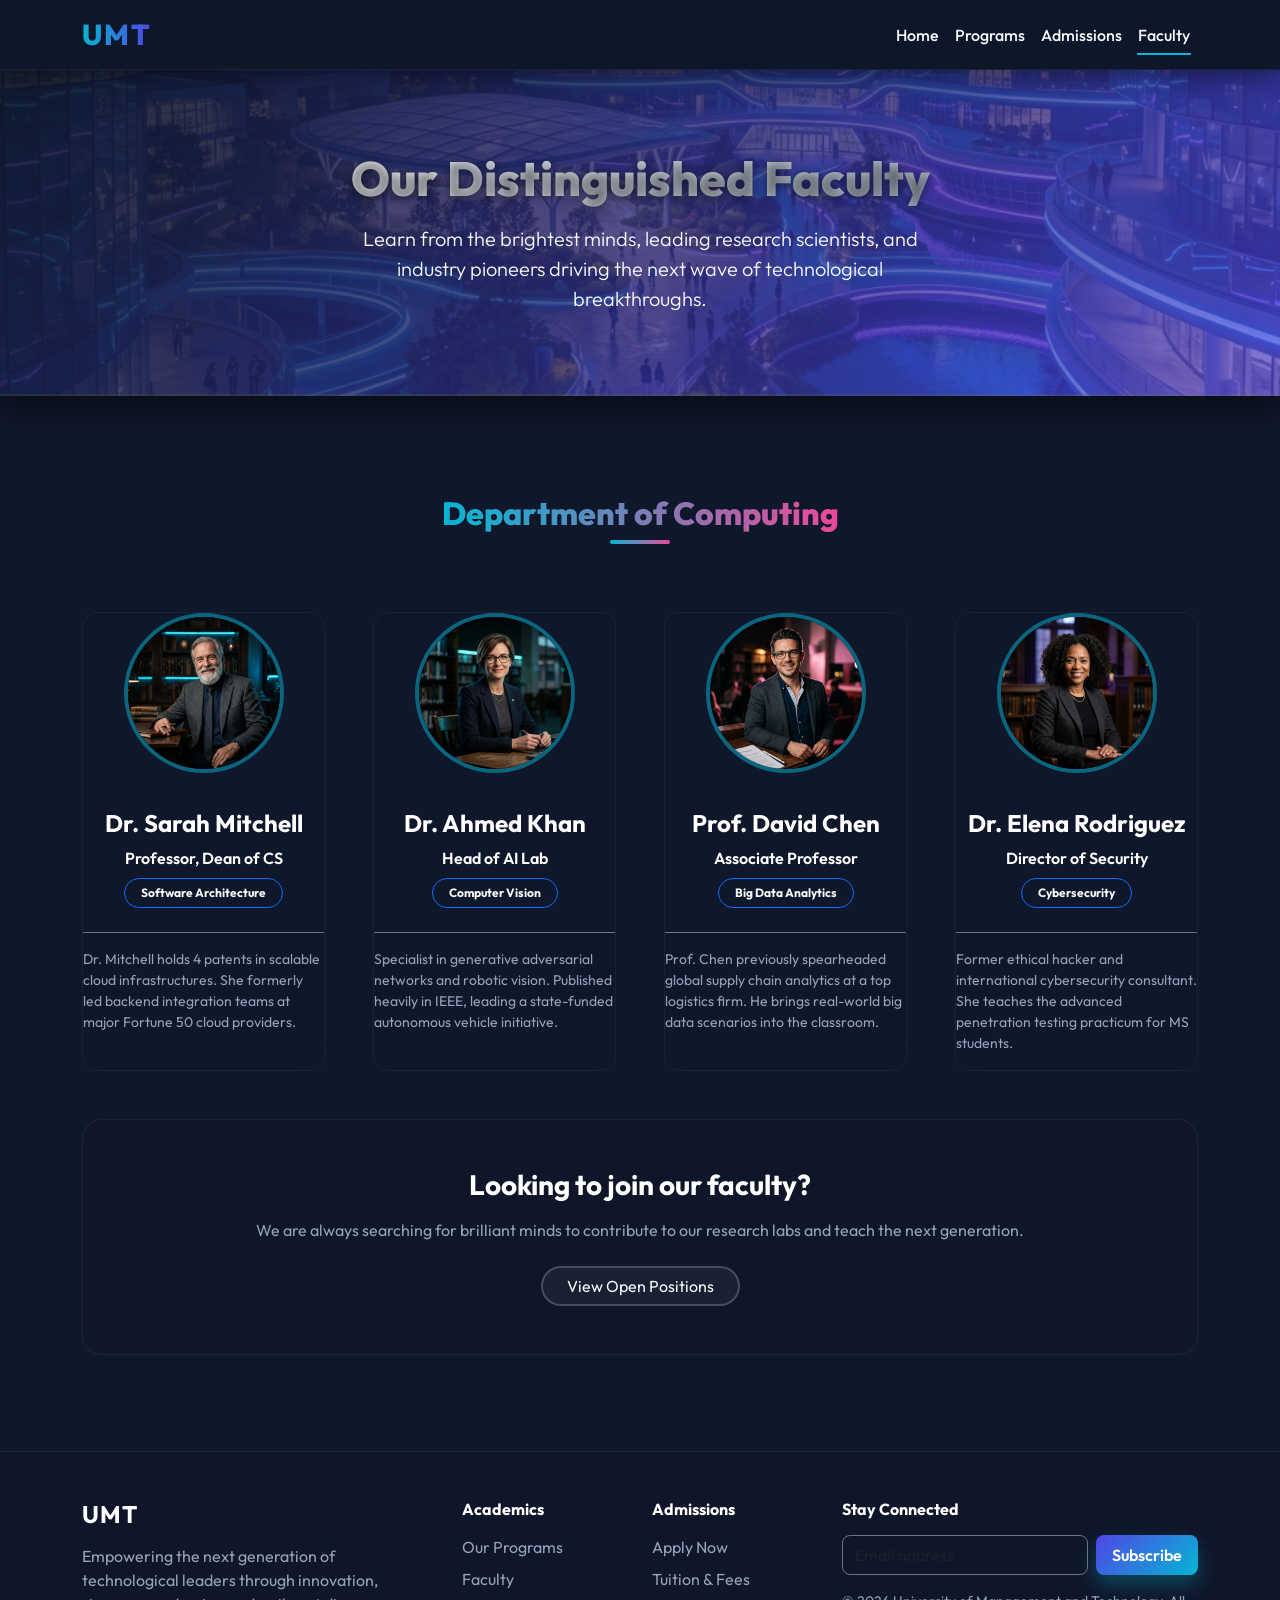
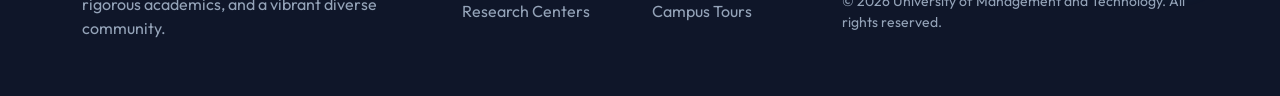
<file: Project/faculty.html>
<!DOCTYPE html>
<html lang="en">
<head>
    <meta charset="UTF-8">
    <meta name="viewport" content="width=device-width, initial-scale=1.0">
    <title>Faculty | University of Management and Technology</title>
    <link href="https://cdn.jsdelivr.net/npm/bootstrap@5.3.0/dist/css/bootstrap.min.css" rel="stylesheet">
    <link rel="stylesheet" href="style.css">
</head>
<body>
    <nav class="navbar navbar-expand-lg sticky-top">
        <div class="container">
            <a class="navbar-brand" href="index.html">UMT</a>
            <button class="navbar-toggler" type="button" data-bs-toggle="collapse" data-bs-target="#navbarNav">
                <span class="navbar-toggler-icon"></span>
            </button>
            <div class="collapse navbar-collapse" id="navbarNav">
                <ul class="navbar-nav ms-auto">
                    <li class="nav-item"><a class="nav-link" href="index.html">Home</a></li>
                    <li class="nav-item"><a class="nav-link" href="programs.html">Programs</a></li>
                    <li class="nav-item"><a class="nav-link" href="admissions.html">Admissions</a></li>
                    <li class="nav-item"><a class="nav-link active" href="faculty.html">Faculty</a></li>
                </ul>
            </div>
        </div>
    </nav>

    <div class="detail-header">
        <div class="container">
            <h1>Our Distinguished Faculty</h1>
            <p class="lead text-light mt-3" style="max-width: 600px; margin: auto;">Learn from the brightest minds, leading research scientists, and industry pioneers driving the next wave of technological breakthroughs.</p>
        </div>
    </div>

    <main class="container py-5 mb-5">
        
        <div class="text-center mb-5">
            <h2 class="section-title">Department of Computing</h2>
        </div>

        <div class="row g-5">
            <!-- Faculty Member 1 -->
            <div class="col-lg-3 col-md-6">
                <div class="card bg-transparent border-0 h-100 shadow-none text-center">
                    <div class="card-body p-0">
                        <img src="images/faculty_1.png" alt="Dr. Sarah Mitchell" class="faculty-img">
                        <h4 class="fw-bold mt-3 text-white">Dr. Sarah Mitchell</h4>
                        <p class="fw-semibold text-primary mb-2">Professor, Dean of CS</p>
                        <div class="badge border border-primary text-light mb-3 px-3 py-2 rounded-pill">Software Architecture</div>
                        <p class="small text-muted text-start mt-2 border-top pt-3 border-secondary" style="border-opacity: 0.2;">Dr. Mitchell holds 4 patents in scalable cloud infrastructures. She formerly led backend integration teams at major Fortune 50 cloud providers.</p>
                    </div>
                </div>
            </div>

            <!-- Faculty Member 2 -->
            <div class="col-lg-3 col-md-6">
                <div class="card bg-transparent border-0 h-100 shadow-none text-center">
                    <div class="card-body p-0">
                        <img src="images/faculty_2.png" alt="Dr. Ahmed Khan" class="faculty-img">
                        <h4 class="fw-bold mt-3 text-white">Dr. Ahmed Khan</h4>
                        <p class="fw-semibold text-primary mb-2">Head of AI Lab</p>
                        <div class="badge border border-primary text-light mb-3 px-3 py-2 rounded-pill">Computer Vision</div>
                        <p class="small text-muted text-start mt-2 border-top pt-3 border-secondary" style="border-opacity: 0.2;">Specialist in generative adversarial networks and robotic vision. Published heavily in IEEE, leading a state-funded autonomous vehicle initiative.</p>
                    </div>
                </div>
            </div>

            <!-- Faculty Member 3 -->
            <div class="col-lg-3 col-md-6">
                <div class="card bg-transparent border-0 h-100 shadow-none text-center">
                    <div class="card-body p-0">
                        <img src="images/faculty_3.png" alt="Prof. David Chen" class="faculty-img">
                        <h4 class="fw-bold mt-3 text-white">Prof. David Chen</h4>
                        <p class="fw-semibold text-primary mb-2">Associate Professor</p>
                        <div class="badge border border-primary text-light mb-3 px-3 py-2 rounded-pill">Big Data Analytics</div>
                        <p class="small text-muted text-start mt-2 border-top pt-3 border-secondary" style="border-opacity: 0.2;">Prof. Chen previously spearheaded global supply chain analytics at a top logistics firm. He brings real-world big data scenarios into the classroom.</p>
                    </div>
                </div>
            </div>

            <!-- Faculty Member 4 -->
            <div class="col-lg-3 col-md-6">
                <div class="card bg-transparent border-0 h-100 shadow-none text-center">
                    <div class="card-body p-0">
                        <img src="images/faculty_4.png" alt="Dr. Elena Rodriguez" class="faculty-img">
                        <h4 class="fw-bold mt-3 text-white">Dr. Elena Rodriguez</h4>
                        <p class="fw-semibold text-primary mb-2">Director of Security</p>
                        <div class="badge border border-primary text-light mb-3 px-3 py-2 rounded-pill">Cybersecurity</div>
                        <p class="small text-muted text-start mt-2 border-top pt-3 border-secondary" style="border-opacity: 0.2;">Former ethical hacker and international cybersecurity consultant. She teaches the advanced penetration testing practicum for MS students.</p>
                    </div>
                </div>
            </div>
        </div>

        <div class="py-5 mt-5 text-center px-3" style="background: rgba(15, 23, 42, 0.4); border-radius: 20px; border: 1px solid rgba(255,255,255,0.05);">
            <h3 class="mb-3 text-white fw-bold">Looking to join our faculty?</h3>
            <p class="text-muted mb-4 max-w-md mx-auto">We are always searching for brilliant minds to contribute to our research labs and teach the next generation.</p>
            <button class="btn btn-outline-light rounded-pill px-4">View Open Positions</button>
        </div>

    </main>

    <footer class="pt-5 pb-4 mt-auto">
        <div class="container">
            <div class="row g-4">
                <div class="col-lg-4 col-md-6 mb-3">
                    <h4 class="text-white fw-bold mb-3" style="letter-spacing: 1px;">UMT</h4>
                    <p class="text-muted pe-lg-4 text-sm">Empowering the next generation of technological leaders through innovation, rigorous academics, and a vibrant diverse community.</p>
                </div>
                <div class="col-lg-2 col-md-3 col-6">
                    <h6 class="text-white mb-3 fw-bold">Academics</h6>
                    <ul class="list-unstyled mb-0">
                        <li class="mb-2"><a href="programs.html" class="text-muted text-decoration-none slide-link">Our Programs</a></li>
                        <li class="mb-2"><a href="faculty.html" class="text-muted text-decoration-none slide-link">Faculty</a></li>
                        <li><a href="#" class="text-muted text-decoration-none slide-link">Research Centers</a></li>
                    </ul>
                </div>
                <div class="col-lg-2 col-md-3 col-6">
                    <h6 class="text-white mb-3 fw-bold">Admissions</h6>
                    <ul class="list-unstyled mb-0">
                        <li class="mb-2"><a href="admissions.html" class="text-muted text-decoration-none slide-link">Apply Now</a></li>
                        <li class="mb-2"><a href="admissions.html" class="text-muted text-decoration-none slide-link">Tuition & Fees</a></li>
                        <li><a href="#" class="text-muted text-decoration-none slide-link">Campus Tours</a></li>
                    </ul>
                </div>
                <div class="col-lg-4 col-md-6">
                    <h6 class="text-white mb-3 fw-bold">Stay Connected</h6>
                    <form class="d-flex mb-3">
                        <input type="email" class="form-control bg-transparent border-secondary text-white me-2" placeholder="Email address" style="border-radius: 8px;">
                        <button class="btn btn-primary-custom px-3 py-2" type="button" style="border-radius: 8px;">Subscribe</button>
                    </form>
                    <p class="small text-muted mb-0">&copy; 2026 University of Management and Technology. All rights reserved.</p>
                </div>
            </div>
        </div>
    </footer>

    <script src="https://cdn.jsdelivr.net/npm/bootstrap@5.3.0/dist/js/bootstrap.bundle.min.js"></script>
</body>
</html>
</file>
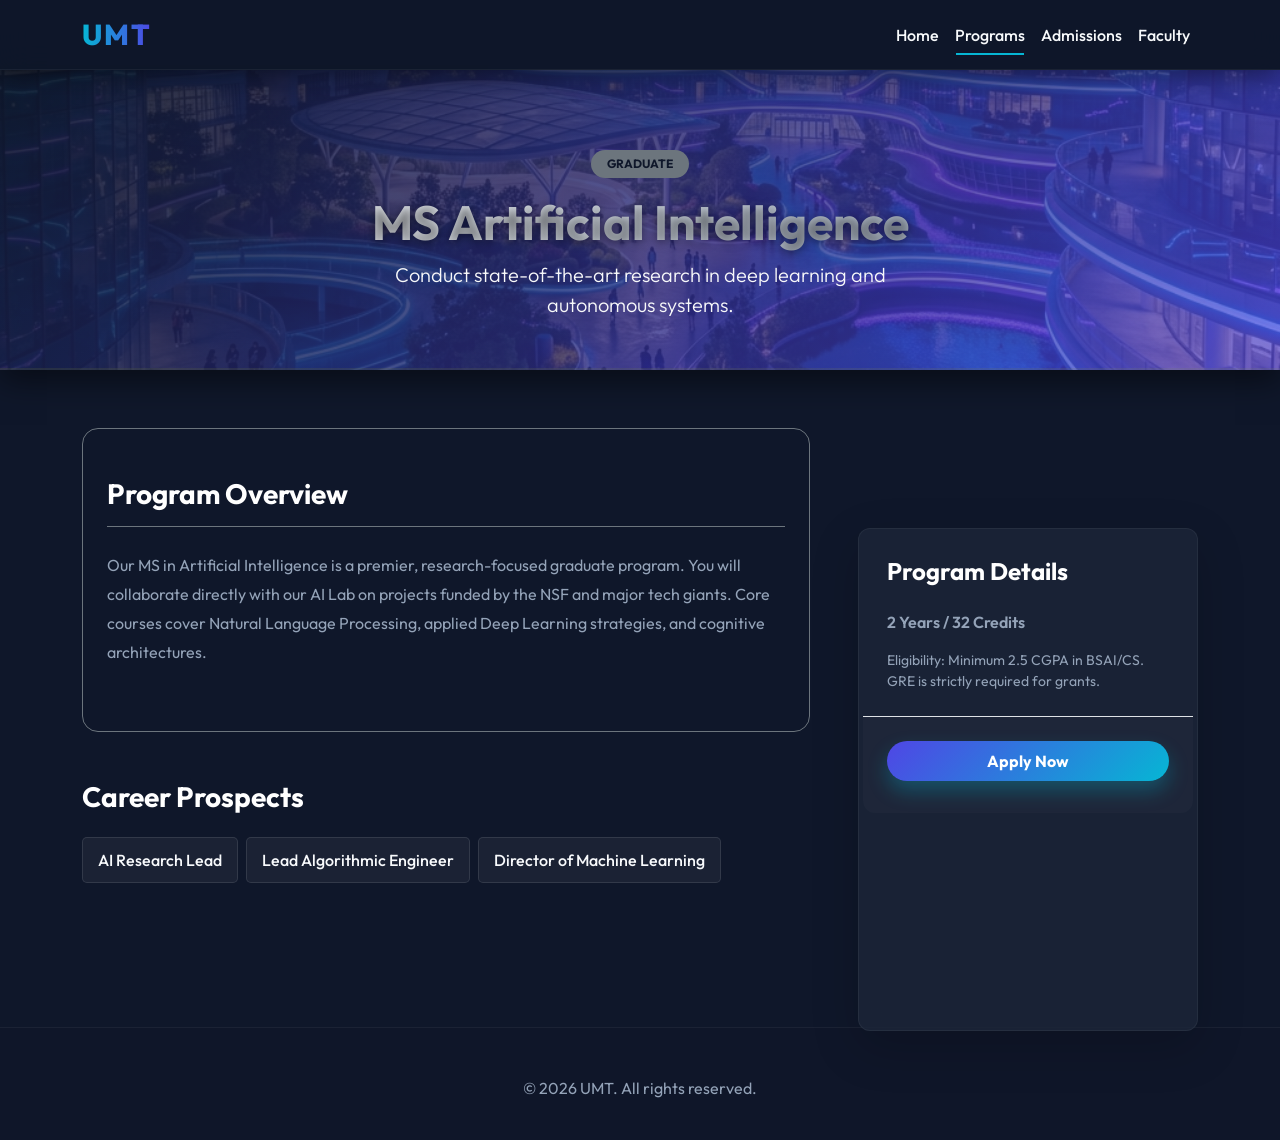
<file: Project/ms-ai.html>
<!DOCTYPE html>
<html lang="en">
<head>
    <meta charset="UTF-8">
    <meta name="viewport" content="width=device-width, initial-scale=1.0">
    <title>MS Artificial Intelligence | UMT</title>
    <link href="https://cdn.jsdelivr.net/npm/bootstrap@5.3.0/dist/css/bootstrap.min.css" rel="stylesheet">
    <link rel="stylesheet" href="style.css">
    <style>
        .feature-icon-box {
            display: inline-flex;
            align-items: center;
            justify-content: center;
            width: 3rem;
            height: 3rem;
            border-radius: 0.75rem;
            background-color: rgba(6, 182, 212, 0.1);
            color: var(--secondary-color);
            margin-bottom: 1rem;
        }
        .career-badge {
            background: rgba(255,255,255,0.05);
            border: 1px solid rgba(255,255,255,0.1);
            color: var(--text-main);
            padding: 10px 15px;
            border-radius: 5px;
            font-weight: 500;
        }
    </style>
</head>
<body>
    <nav class="navbar navbar-expand-lg sticky-top">
        <div class="container">
            <a class="navbar-brand" href="index.html">UMT</a>
            <button class="navbar-toggler" type="button" data-bs-toggle="collapse" data-bs-target="#navbarNav">
                <span class="navbar-toggler-icon"></span>
            </button>
            <div class="collapse navbar-collapse" id="navbarNav">
                <ul class="navbar-nav ms-auto">
                    <li class="nav-item"><a class="nav-link" href="index.html">Home</a></li>
                    <li class="nav-item"><a class="nav-link active" href="programs.html">Programs</a></li>
                    <li class="nav-item"><a class="nav-link" href="admissions.html">Admissions</a></li>
                    <li class="nav-item"><a class="nav-link" href="faculty.html">Faculty</a></li>
                </ul>
            </div>
        </div>
    </nav>

    <div class="detail-header text-center pb-5">
        <div class="container">
            <span class="badge bg-secondary px-3 py-2 mb-3 rounded-pill text-uppercase tracking-wider" style="color: var(--bg-dark);">Graduate</span>
            <h1 class="display-4 fw-bold">MS Artificial Intelligence</h1>
            <p class="lead text-light mt-2" style="max-width: 600px; margin: auto;">Conduct state-of-the-art research in deep learning and autonomous systems.</p>
        </div>
    </div>

    <main class="container py-5 mb-5" style="margin-top: -40px;">
        <div class="row g-5">
            <div class="col-lg-8">
                <section class="mb-5 bg-card px-4 py-5 rounded-4 border border-secondary" style="border-opacity: 0.1;">
                    <h3 class="fw-bold mb-4 text-white border-bottom pb-3 border-secondary" style="border-opacity: 0.2;">Program Overview</h3>
                    <p class="text-muted" style="line-height: 1.8;">Our MS in Artificial Intelligence is a premier, research-focused graduate program. You will collaborate directly with our AI Lab on projects funded by the NSF and major tech giants. Core courses cover Natural Language Processing, applied Deep Learning strategies, and cognitive architectures.</p>
                </section>
                <section class="mb-5 mt-5">
                    <h3 class="fw-bold mb-4 text-white">Career Prospects</h3>
                    <div class="d-flex flex-wrap gap-2">
                        <div class="career-badge">AI Research Lead</div>
                        <div class="career-badge">Lead Algorithmic Engineer</div>
                        <div class="career-badge">Director of Machine Learning</div>
                    </div>
                </section>
            </div>
            <div class="col-lg-4">
                <div class="card bg-card border border-white-10 p-1 sticky-top shadow-lg" style="top: 100px; border-radius: 12px;">
                    <div class="p-4">
                        <h4 class="fw-bold mb-4 text-white">Program Details</h4>
                        <div class="d-flex align-items-center mb-3 text-muted">
                            <p class="mb-0 fw-semibold">2 Years / 32 Credits</p>
                        </div>
                        <div class="d-flex align-items-center mt-3 text-muted">
                            <p class="mb-0 small">Eligibility: Minimum 2.5 CGPA in BSAI/CS. GRE is strictly required for grants.</p>
                        </div>
                    </div>
                    <div style="background: rgba(255,255,255,0.02); border-radius: 0 0 12px 12px;" class="p-4 border-top border-white-10">
                        <a href="admissions.html" class="btn btn-primary-custom w-100 fw-bold mb-2 py-2">Apply Now</a>
                    </div>
                </div>
            </div>
        </div>
    </main>

    <footer class="pt-5 pb-4 mt-auto">
        <div class="container text-center text-muted">
            <p>&copy; 2026 UMT. All rights reserved.</p>
        </div>
    </footer>
    <script src="https://cdn.jsdelivr.net/npm/bootstrap@5.3.0/dist/js/bootstrap.bundle.min.js"></script>
</body>
</html>
</file>
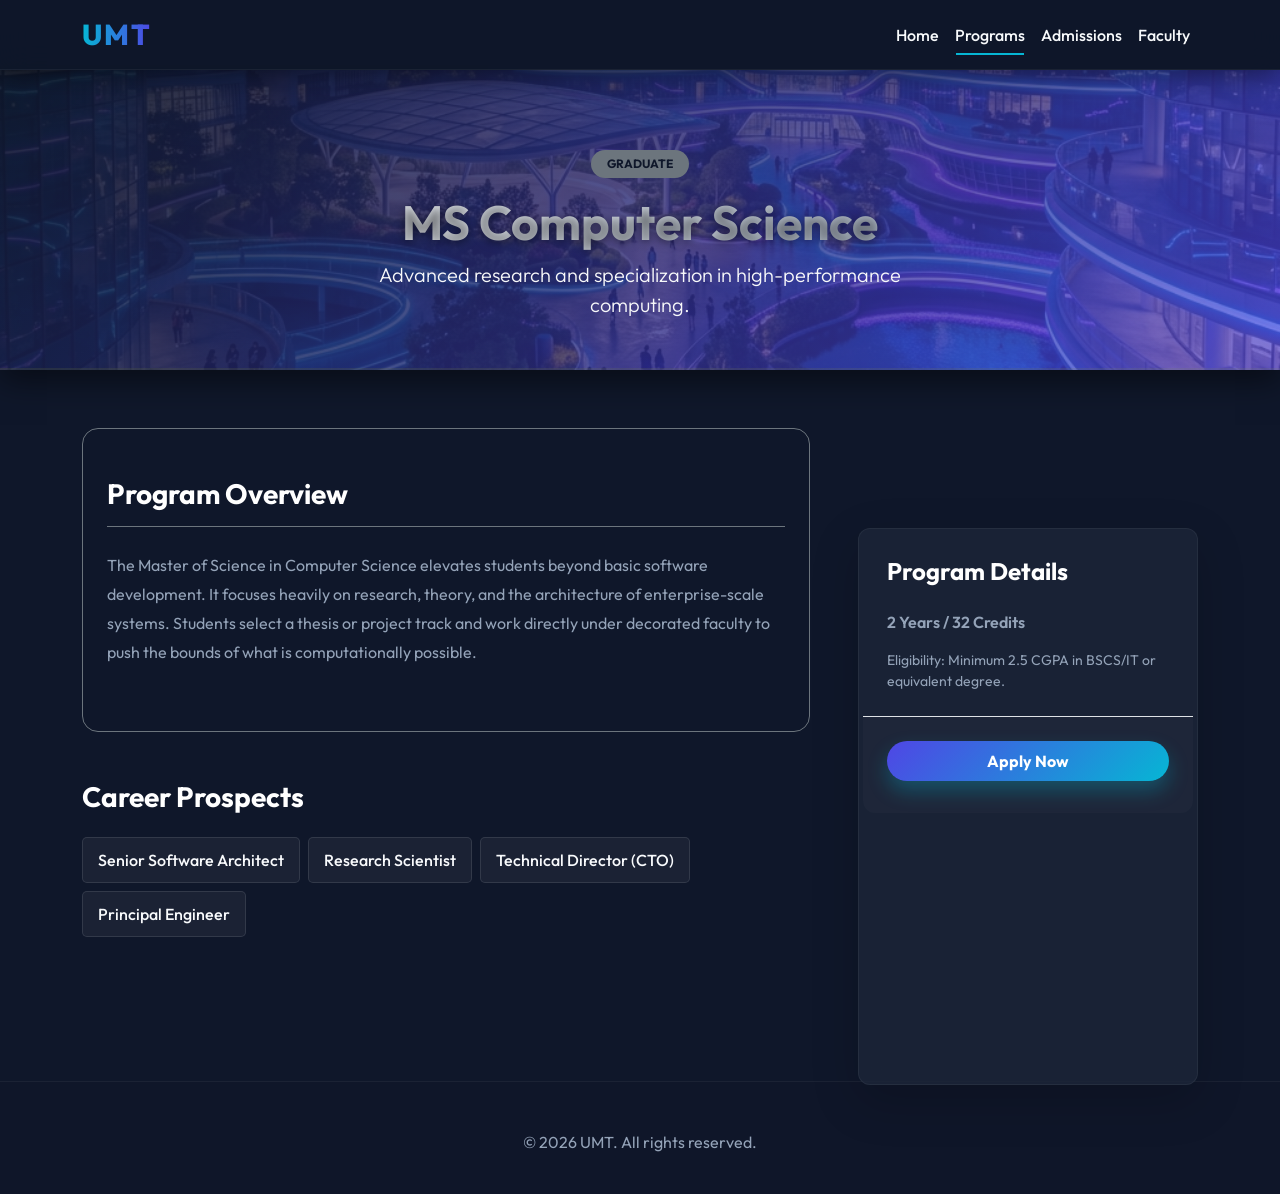
<file: Project/ms-cs.html>
<!DOCTYPE html>
<html lang="en">
<head>
    <meta charset="UTF-8">
    <meta name="viewport" content="width=device-width, initial-scale=1.0">
    <title>MS Computer Science | UMT</title>
    <link href="https://cdn.jsdelivr.net/npm/bootstrap@5.3.0/dist/css/bootstrap.min.css" rel="stylesheet">
    <link rel="stylesheet" href="style.css">
    <style>
        .feature-icon-box {
            display: inline-flex;
            align-items: center;
            justify-content: center;
            width: 3rem;
            height: 3rem;
            border-radius: 0.75rem;
            background-color: rgba(6, 182, 212, 0.1);
            color: var(--secondary-color);
            margin-bottom: 1rem;
        }
        .career-badge {
            background: rgba(255,255,255,0.05);
            border: 1px solid rgba(255,255,255,0.1);
            color: var(--text-main);
            padding: 10px 15px;
            border-radius: 5px;
            font-weight: 500;
        }
    </style>
</head>
<body>
    <nav class="navbar navbar-expand-lg sticky-top">
        <div class="container">
            <a class="navbar-brand" href="index.html">UMT</a>
            <button class="navbar-toggler" type="button" data-bs-toggle="collapse" data-bs-target="#navbarNav">
                <span class="navbar-toggler-icon"></span>
            </button>
            <div class="collapse navbar-collapse" id="navbarNav">
                <ul class="navbar-nav ms-auto">
                    <li class="nav-item"><a class="nav-link" href="index.html">Home</a></li>
                    <li class="nav-item"><a class="nav-link active" href="programs.html">Programs</a></li>
                    <li class="nav-item"><a class="nav-link" href="admissions.html">Admissions</a></li>
                    <li class="nav-item"><a class="nav-link" href="faculty.html">Faculty</a></li>
                </ul>
            </div>
        </div>
    </nav>

    <div class="detail-header text-center pb-5">
        <div class="container">
            <span class="badge bg-secondary px-3 py-2 mb-3 rounded-pill text-uppercase tracking-wider" style="color: var(--bg-dark);">Graduate</span>
            <h1 class="display-4 fw-bold">MS Computer Science</h1>
            <p class="lead text-light mt-2" style="max-width: 600px; margin: auto;">Advanced research and specialization in high-performance computing.</p>
        </div>
    </div>

    <main class="container py-5 mb-5" style="margin-top: -40px;">
        <div class="row g-5">
            <div class="col-lg-8">
                <section class="mb-5 bg-card px-4 py-5 rounded-4 border border-secondary" style="border-opacity: 0.1;">
                    <h3 class="fw-bold mb-4 text-white border-bottom pb-3 border-secondary" style="border-opacity: 0.2;">Program Overview</h3>
                    <p class="text-muted" style="line-height: 1.8;">The Master of Science in Computer Science elevates students beyond basic software development. It focuses heavily on research, theory, and the architecture of enterprise-scale systems. Students select a thesis or project track and work directly under decorated faculty to push the bounds of what is computationally possible.</p>
                </section>
                <section class="mb-5 mt-5">
                    <h3 class="fw-bold mb-4 text-white">Career Prospects</h3>
                    <div class="d-flex flex-wrap gap-2">
                        <div class="career-badge">Senior Software Architect</div>
                        <div class="career-badge">Research Scientist</div>
                        <div class="career-badge">Technical Director (CTO)</div>
                        <div class="career-badge">Principal Engineer</div>
                    </div>
                </section>
            </div>
            <div class="col-lg-4">
                <div class="card bg-card border border-white-10 p-1 sticky-top shadow-lg" style="top: 100px; border-radius: 12px;">
                    <div class="p-4">
                        <h4 class="fw-bold mb-4 text-white">Program Details</h4>
                        <div class="d-flex align-items-center mb-3 text-muted">
                            <p class="mb-0 fw-semibold">2 Years / 32 Credits</p>
                        </div>
                        <div class="d-flex align-items-center mt-3 text-muted">
                            <p class="mb-0 small">Eligibility: Minimum 2.5 CGPA in BSCS/IT or equivalent degree.</p>
                        </div>
                    </div>
                    <div style="background: rgba(255,255,255,0.02); border-radius: 0 0 12px 12px;" class="p-4 border-top border-white-10">
                        <a href="admissions.html" class="btn btn-primary-custom w-100 fw-bold mb-2 py-2">Apply Now</a>
                    </div>
                </div>
            </div>
        </div>
    </main>

    <footer class="pt-5 pb-4 mt-auto">
        <div class="container text-center text-muted">
            <p>&copy; 2026 UMT. All rights reserved.</p>
        </div>
    </footer>
    <script src="https://cdn.jsdelivr.net/npm/bootstrap@5.3.0/dist/js/bootstrap.bundle.min.js"></script>
</body>
</html>
</file>
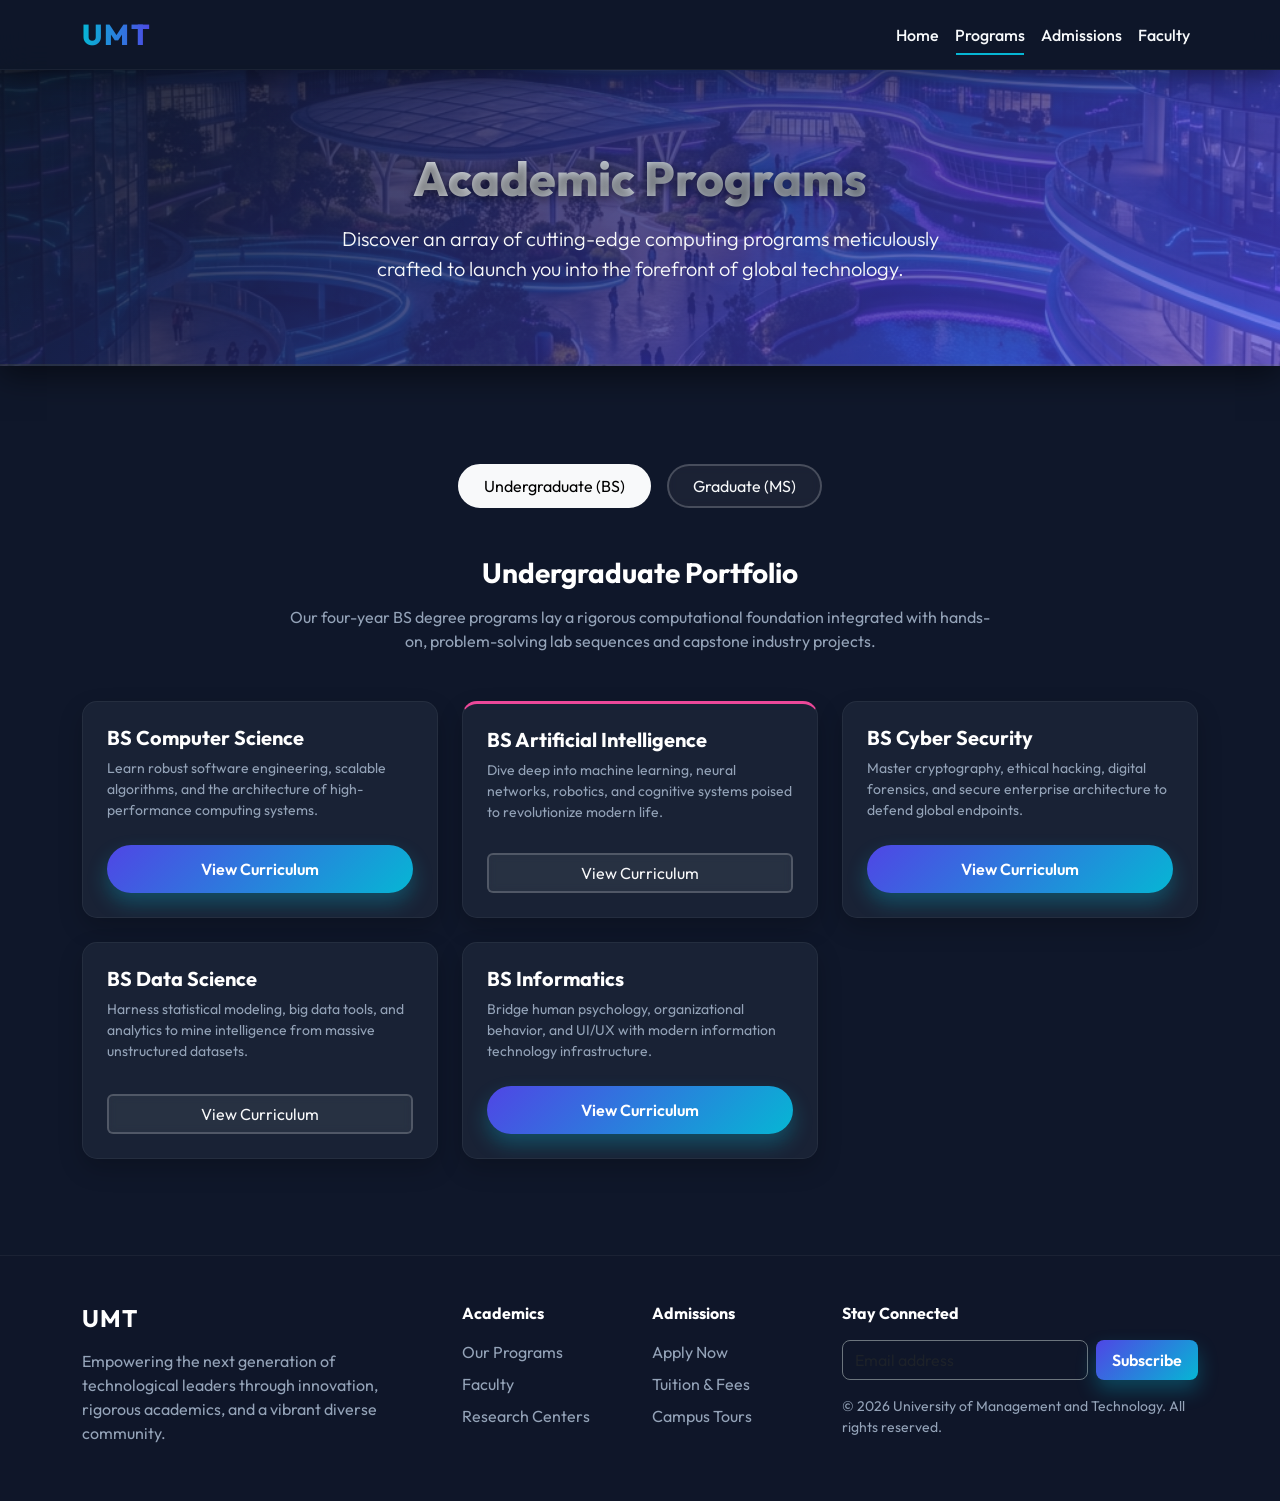
<file: Project/programs.html>
<!DOCTYPE html>
<html lang="en">
<head>
    <meta charset="UTF-8">
    <meta name="viewport" content="width=device-width, initial-scale=1.0">
    <title>Programs | University of Management and Technology</title>
    <link href="https://cdn.jsdelivr.net/npm/bootstrap@5.3.0/dist/css/bootstrap.min.css" rel="stylesheet">
    <link rel="stylesheet" href="style.css">
</head>
<body>
    <nav class="navbar navbar-expand-lg sticky-top">
        <div class="container">
            <a class="navbar-brand" href="index.html">UMT</a>
            <button class="navbar-toggler" type="button" data-bs-toggle="collapse" data-bs-target="#navbarNav">
                <span class="navbar-toggler-icon"></span>
            </button>
            <div class="collapse navbar-collapse" id="navbarNav">
                <ul class="navbar-nav ms-auto">
                    <li class="nav-item"><a class="nav-link" href="index.html">Home</a></li>
                    <li class="nav-item"><a class="nav-link active" href="programs.html">Programs</a></li>
                    <li class="nav-item"><a class="nav-link" href="admissions.html">Admissions</a></li>
                    <li class="nav-item"><a class="nav-link" href="faculty.html">Faculty</a></li>
                </ul>
            </div>
        </div>
    </nav>

    <div class="detail-header text-center">
        <div class="container">
            <h1>Academic Programs</h1>
            <p class="lead text-light mt-3" style="max-width: 600px; margin: auto;">Discover an array of cutting-edge computing programs meticulously crafted to launch you into the forefront of global technology.</p>
        </div>
    </div>

    <main class="container py-5 mb-5">
        
        <ul class="nav nav-pills justify-content-center mb-5 gap-3" id="programTabs" role="tablist">
            <li class="nav-item" role="presentation">
                <button class="btn btn-outline-light active px-4 py-2 rounded-pill" id="undergrad-tab" data-bs-toggle="tab" data-bs-target="#undergrad" type="button" role="tab" aria-controls="undergrad" aria-selected="true">Undergraduate (BS)</button>
            </li>
            <li class="nav-item" role="presentation">
                <button class="btn btn-outline-light px-4 py-2 rounded-pill" id="grad-tab" data-bs-toggle="tab" data-bs-target="#grad" type="button" role="tab" aria-controls="grad" aria-selected="false">Graduate (MS)</button>
            </li>
        </ul>

        <div class="tab-content" id="programTabsContent">
            
            <!-- Undergraduate Focus -->
            <div class="tab-pane fade show active" id="undergrad" role="tabpanel" aria-labelledby="undergrad-tab">
                <div class="text-center mx-auto mb-5" style="max-width: 700px;">
                    <h3 class="fw-bold mb-3">Undergraduate Portfolio</h3>
                    <p class="text-muted">Our four-year BS degree programs lay a rigorous computational foundation integrated with hands-on, problem-solving lab sequences and capstone industry projects.</p>
                </div>

                <div class="row g-4">
                    <div class="col-lg-4 col-md-6">
                        <div class="card h-100 p-4 border-0 shadow-sm d-flex flex-column">
                            <h5 class="fw-bold text-white mb-2">BS Computer Science</h5>
                            <p class="text-muted small mb-4 flex-grow-1">Learn robust software engineering, scalable algorithms, and the architecture of high-performance computing systems.</p>
                            <a href="bs-cs.html" class="btn btn-primary-custom mt-auto w-100">View Curriculum</a>
                        </div>
                    </div>
                    <div class="col-lg-4 col-md-6">
                        <div class="card h-100 p-4 border-0 shadow-sm d-flex flex-column" style="border-top: 3px solid var(--accent-color) !important;">
                            <h5 class="fw-bold text-white mb-2">BS Artificial Intelligence</h5>
                            <p class="text-muted small mb-4 flex-grow-1">Dive deep into machine learning, neural networks, robotics, and cognitive systems poised to revolutionize modern life.</p>
                            <a href="bs-ai.html" class="btn btn-outline-light mt-auto w-100">View Curriculum</a>
                        </div>
                    </div>
                    <div class="col-lg-4 col-md-6">
                        <div class="card h-100 p-4 border-0 shadow-sm d-flex flex-column">
                            <h5 class="fw-bold text-white mb-2">BS Cyber Security</h5>
                            <p class="text-muted small mb-4 flex-grow-1">Master cryptography, ethical hacking, digital forensics, and secure enterprise architecture to defend global endpoints.</p>
                            <a href="bs-cyber.html" class="btn btn-primary-custom mt-auto w-100">View Curriculum</a>
                        </div>
                    </div>
                    <div class="col-lg-4 col-md-6">
                        <div class="card h-100 p-4 border-0 shadow-sm d-flex flex-column">
                            <h5 class="fw-bold text-white mb-2">BS Data Science</h5>
                            <p class="text-muted small mb-4 flex-grow-1">Harness statistical modeling, big data tools, and analytics to mine intelligence from massive unstructured datasets.</p>
                            <a href="bs-ds.html" class="btn btn-outline-light mt-auto w-100">View Curriculum</a>
                        </div>
                    </div>
                    <div class="col-lg-4 col-md-6">
                        <div class="card h-100 p-4 border-0 shadow-sm d-flex flex-column">
                            <h5 class="fw-bold text-white mb-2">BS Informatics</h5>
                            <p class="text-muted small mb-4 flex-grow-1">Bridge human psychology, organizational behavior, and UI/UX with modern information technology infrastructure.</p>
                            <a href="bs-info.html" class="btn btn-primary-custom mt-auto w-100">View Curriculum</a>
                        </div>
                    </div>
                </div>
            </div>

            <!-- Graduate Focus -->
            <div class="tab-pane fade" id="grad" role="tabpanel" aria-labelledby="grad-tab">
                <div class="text-center mx-auto mb-5" style="max-width: 700px;">
                    <h3 class="fw-bold mb-3">Graduate Studies</h3>
                    <p class="text-muted">Geared toward active professionals and passionate researchers, our two-year MS programs offer advanced specializations and thesis-driven paths.</p>
                </div>

                <div class="row g-4 justify-content-center">
                    <div class="col-lg-5 col-md-6">
                        <div class="card h-100 p-4 border-0 shadow-sm d-flex flex-column" style="border-left: 4px solid var(--secondary-color) !important;">
                            <h5 class="fw-bold text-white mb-2">MS Computer Science</h5>
                            <p class="text-muted small mb-4 flex-grow-1">Engage in highly theoretical and applied research focusing on complexity, systems design, and bleeding-edge computing architectures.</p>
                            <a href="ms-cs.html" class="btn btn-primary-custom mt-auto w-100">Explore MSCS</a>
                        </div>
                    </div>
                    <div class="col-lg-5 col-md-6">
                        <div class="card h-100 p-4 border-0 shadow-sm d-flex flex-column" style="border-left: 4px solid var(--accent-color) !important;">
                            <h5 class="fw-bold text-white mb-2">MS Artificial Intelligence</h5>
                            <p class="text-muted small mb-4 flex-grow-1">Push the boundaries of NLP, computer vision, and autonomous agents under the guidance of leading research scientists.</p>
                            <a href="ms-ai.html" class="btn btn-outline-light mt-auto w-100">Explore MSAI</a>
                        </div>
                    </div>
                </div>
            </div>

        </div>
    </main>

    <footer class="pt-5 pb-4 mt-auto">
        <div class="container">
            <div class="row g-4">
                <div class="col-lg-4 col-md-6 mb-3">
                    <h4 class="text-white fw-bold mb-3" style="letter-spacing: 1px;">UMT</h4>
                    <p class="text-muted pe-lg-4 text-sm">Empowering the next generation of technological leaders through innovation, rigorous academics, and a vibrant diverse community.</p>
                </div>
                <div class="col-lg-2 col-md-3 col-6">
                    <h6 class="text-white mb-3 fw-bold">Academics</h6>
                    <ul class="list-unstyled mb-0">
                        <li class="mb-2"><a href="programs.html" class="text-muted text-decoration-none slide-link">Our Programs</a></li>
                        <li class="mb-2"><a href="faculty.html" class="text-muted text-decoration-none slide-link">Faculty</a></li>
                        <li><a href="#" class="text-muted text-decoration-none slide-link">Research Centers</a></li>
                    </ul>
                </div>
                <div class="col-lg-2 col-md-3 col-6">
                    <h6 class="text-white mb-3 fw-bold">Admissions</h6>
                    <ul class="list-unstyled mb-0">
                        <li class="mb-2"><a href="admissions.html" class="text-muted text-decoration-none slide-link">Apply Now</a></li>
                        <li class="mb-2"><a href="admissions.html" class="text-muted text-decoration-none slide-link">Tuition & Fees</a></li>
                        <li><a href="#" class="text-muted text-decoration-none slide-link">Campus Tours</a></li>
                    </ul>
                </div>
                <div class="col-lg-4 col-md-6">
                    <h6 class="text-white mb-3 fw-bold">Stay Connected</h6>
                    <form class="d-flex mb-3">
                        <input type="email" class="form-control bg-transparent border-secondary text-white me-2" placeholder="Email address" style="border-radius: 8px;">
                        <button class="btn btn-primary-custom px-3 py-2" type="button" style="border-radius: 8px;">Subscribe</button>
                    </form>
                    <p class="small text-muted mb-0">&copy; 2026 University of Management and Technology. All rights reserved.</p>
                </div>
            </div>
        </div>
    </footer>

    <script src="https://cdn.jsdelivr.net/npm/bootstrap@5.3.0/dist/js/bootstrap.bundle.min.js"></script>
    <script>
        // Optional script to enable tabs cleanly
        document.querySelectorAll('button[data-bs-toggle="tab"]').forEach(t => {
            t.addEventListener('shown.bs.tab', function(e) {
                document.querySelectorAll('button[data-bs-toggle="tab"]').forEach(bt => {
                    bt.classList.remove('btn-primary-custom');
                    bt.classList.add('btn-outline-light');
                });
                e.target.classList.remove('btn-outline-light');
                e.target.classList.add('btn-primary-custom');
            });
        });
    </script>
</body>
</html>
</file>
<file: Project/style.css>
@import url('https://fonts.googleapis.com/css2?family=Outfit:wght@300;400;500;600;700;800&display=swap');

:root {
    --primary-color: #4f46e5;
    --secondary-color: #06b6d4;
    --accent-color: #ec4899;
    --bg-dark: #0f172a;
    --bg-card: rgba(30, 41, 59, 0.7);
    --text-main: #f8fafc;
    --text-muted: #94a3b8;
}

body {
    font-family: 'Outfit', sans-serif;
    color: var(--text-main);
    background-color: var(--bg-dark);
    display: flex;
    flex-direction: column;
    min-height: 100vh;
}

/* Override BS backgrounds */
.bg-white, .bg-light {
    background-color: var(--bg-card) !important;
    backdrop-filter: blur(12px);
    border: 1px solid rgba(255, 255, 255, 0.1);
    color: var(--text-main) !important;
}

.text-muted {
    color: var(--text-muted) !important;
}

.text-primary, .text-dark {
    color: #fff !important;
}

.bg-primary {
    background: linear-gradient(135deg, var(--primary-color), var(--secondary-color)) !important;
}

/* Navbar */
.navbar {
    background: rgba(15, 23, 42, 0.85) !important;
    backdrop-filter: blur(16px);
    box-shadow: 0 4px 30px rgba(0,0,0,0.5);
    border-bottom: 1px solid rgba(255, 255, 255, 0.05);
}

.navbar-brand {
    font-weight: 800;
    font-size: 1.8rem;
    background: linear-gradient(to right, var(--secondary-color), var(--primary-color));
    -webkit-background-clip: text;
    -webkit-text-fill-color: transparent;
    letter-spacing: 2px;
}

.nav-link {
    color: var(--text-main) !important;
    font-weight: 500;
    position: relative;
    padding: 0.5rem 1rem;
    transition: all 0.3s ease;
}

.nav-link::after {
    content: '';
    position: absolute;
    width: 0%;
    height: 2px;
    bottom: 0;
    left: 10%;
    background: var(--secondary-color);
    transition: all 0.3s ease;
}

.nav-link:hover::after, .nav-link.active::after {
    width: 80%;
}

.nav-link:hover {
    color: var(--secondary-color) !important;
    transform: translateY(-2px);
}

.navbar-toggler-icon {
    filter: invert(1);
}

/* Hero Section */
.hero-section {
    position: relative;
    background: url('./images/hero_campus.png') no-repeat center center/cover;
    height: 80vh;
    display: flex;
    align-items: center;
    justify-content: center;
    color: white;
    text-align: center;
}

.hero-overlay {
    position: absolute;
    top: 0;
    left: 0;
    width: 100%;
    height: 100%;
    background: linear-gradient(to bottom, rgba(15, 23, 42, 0.6), var(--bg-dark));
}

.hero-content {
    position: relative;
    z-index: 2;
    padding: 3rem;
    background: rgba(15, 23, 42, 0.4);
    backdrop-filter: blur(10px);
    border-radius: 20px;
    border: 1px solid rgba(255,255,255,0.1);
    box-shadow: 0 25px 50px -12px rgba(0,0,0,0.5);
    animation: slideUp 1s cubic-bezier(0.16, 1, 0.3, 1);
}

.hero-content h1 {
    font-size: 3.5rem;
    font-weight: 800;
    margin-bottom: 1.5rem;
    background: linear-gradient(135deg, #fff, #94a3b8);
    -webkit-background-clip: text;
    -webkit-text-fill-color: transparent;
}

.hero-content p {
    font-size: 1.3rem;
    margin-bottom: 2.5rem;
    color: #e2e8f0;
}

.btn-primary-custom {
    background: linear-gradient(135deg, var(--primary-color), var(--secondary-color));
    color: white !important;
    font-weight: 600;
    border: none;
    padding: 12px 35px;
    border-radius: 50px;
    transition: all 0.4s ease;
    box-shadow: 0 10px 20px rgba(6, 182, 212, 0.3);
}

.btn-primary-custom:hover {
    background: linear-gradient(135deg, var(--secondary-color), var(--primary-color));
    transform: translateY(-3px) scale(1.05);
    box-shadow: 0 15px 25px rgba(6, 182, 212, 0.5);
}

.btn-outline-light {
    border: 2px solid rgba(255, 255, 255, 0.2);
    background: rgba(255, 255, 255, 0.05);
    backdrop-filter: blur(5px);
    transition: all 0.4s ease;
}

.btn-outline-light:hover {
    background: white;
    color: var(--bg-dark) !important;
    transform: translateY(-3px) scale(1.05);
    box-shadow: 0 10px 20px rgba(255, 255, 255, 0.2);
}

/* Typography and Headings */
.section-title {
    color: #fff;
    font-weight: 800;
    background: linear-gradient(to right, var(--secondary-color), var(--accent-color));
    -webkit-background-clip: text;
    -webkit-text-fill-color: transparent;
    margin-bottom: 2rem;
    position: relative;
    display: inline-block;
}

.section-title::after {
    content: '';
    position: absolute;
    width: 60px;
    height: 4px;
    background: linear-gradient(to right, var(--secondary-color), var(--accent-color));
    bottom: -12px;
    left: 50%;
    transform: translateX(-50%);
    border-radius: 2px;
}

h3.section-title, h4.section-title, h5.section-title {
    margin-bottom: 1.5rem;
}

h1, h2, h3, h4, h5, h6 {
    color: #fff;
}

/* Cards */
.card {
    background: var(--bg-card);
    backdrop-filter: blur(16px);
    border: 1px solid rgba(255, 255, 255, 0.05) !important;
    border-radius: 15px;
    box-shadow: 0 10px 30px rgba(0,0,0,0.3);
    transition: all 0.4s cubic-bezier(0.16, 1, 0.3, 1);
    height: 100%;
    overflow: hidden;
    position: relative;
}

.card::before {
    content: '';
    position: absolute;
    top: 0; left: 0; width: 100%; height: 100%;
    background: radial-gradient(circle at top right, rgba(6, 182, 212, 0.1), transparent 70%);
    opacity: 0;
    transition: opacity 0.4s ease;
}

.card:hover::before {
    opacity: 1;
}

.card:hover {
    transform: translateY(-10px);
    box-shadow: 0 20px 40px rgba(6, 182, 212, 0.2);
    border-color: rgba(6, 182, 212, 0.3) !important;
}

.card-header {
    background: rgba(0,0,0,0.2);
    color: white;
    font-weight: 700;
    text-align: center;
    border-bottom: 1px solid rgba(255,255,255,0.05);
    padding: 1.5rem;
}

.card-body h5 {
    color: #fff;
    font-weight: 700;
    margin-top: 1rem;
}

.card-body p {
    color: var(--text-muted);
}

.card svg {
    transition: all 0.4s ease;
    fill: var(--secondary-color);
}

.card:hover svg {
    transform: scale(1.15) rotate(5deg);
    fill: var(--accent-color);
    filter: drop-shadow(0 0 10px rgba(236, 72, 153, 0.5));
}

/* Admissions Table */
.table-custom {
    color: var(--text-main);
    border-color: rgba(255, 255, 255, 0.1);
    background: transparent;
}

.table-custom th {
    background: rgba(15, 23, 42, 0.8);
    color: #fff;
    border-color: rgba(255, 255, 255, 0.1);
    padding: 15px;
}

.table-custom td {
    background: var(--bg-card);
    border-color: rgba(255, 255, 255, 0.05);
    color: var(--text-main);
    padding: 15px;
}

.table-custom tr {
    transition: all 0.3s ease;
}

.table-custom tr:hover td {
    background: rgba(6, 182, 212, 0.1);
}

/* List group (for admissions) */
.list-group-item {
    background: transparent;
    color: var(--text-main);
    border-color: rgba(255,255,255,0.1);
    padding: 1rem 1.25rem;
}

/* Badges */
.badge.bg-primary {
    background: linear-gradient(135deg, var(--primary-color), var(--secondary-color)) !important;
    box-shadow: 0 4px 10px rgba(6, 182, 212, 0.3);
}

/* Extra elements for spacing/shadows */
.shadow-sm {
    box-shadow: 0 10px 25px rgba(0,0,0,0.2) !important;
}

/* Faculty Section */
.faculty-img {
    width: 160px;
    height: 160px;
    object-fit: cover;
    border-radius: 50%;
    border: 4px solid transparent;
    background-clip: padding-box;
    margin: 0 auto 20px auto;
    position: relative;
    transition: all 0.4s ease;
}

/* Wrap faculty image manually in CSS since we can't change HTML */
.card-body .faculty-img {
    border: 4px solid rgba(6, 182, 212, 0.5);
}

.card:hover .faculty-img {
    transform: scale(1.1) rotate(-3deg);
    border-color: var(--accent-color);
    box-shadow: 0 0 20px rgba(236, 72, 153, 0.4);
}

/* Detail Pages */
.detail-header {
    background: linear-gradient(135deg, rgba(15, 23, 42, 0.9), rgba(79, 70, 229, 0.7)), url('./images/hero_campus.png') no-repeat center center/cover;
    color: white;
    padding: 80px 0;
    margin-bottom: 50px;
    text-align: center;
    position: relative;
    border-bottom: 2px solid rgba(255, 255, 255, 0.1);
    box-shadow: 0 10px 30px rgba(0,0,0,0.5);
}

.detail-header h1 {
    font-weight: 800;
    font-size: 3rem;
    text-shadow: 0 2px 10px rgba(0,0,0,0.5);
    background: linear-gradient(to right, #fff, #94a3b8);
    -webkit-background-clip: text;
    -webkit-text-fill-color: transparent;
}

.detail-header p {
    font-size: 1.25rem;
    color: #e2e8f0;
}

/* Footer */
footer {
    background: rgba(15, 23, 42, 0.95);
    color: var(--text-muted);
    border-top: 1px solid rgba(255, 255, 255, 0.05);
    padding: 2rem 0;
}

/* Animations */
@keyframes slideUp {
    from { opacity: 0; transform: translateY(40px); }
    to { opacity: 1; transform: translateY(0); }
}

@keyframes fadeIn {
    from { opacity: 0; }
    to { opacity: 1; }
}

/* Overriding Bootstrap text-center for lists to look fine */
.list-group {
    text-align: left;
}
</file>
